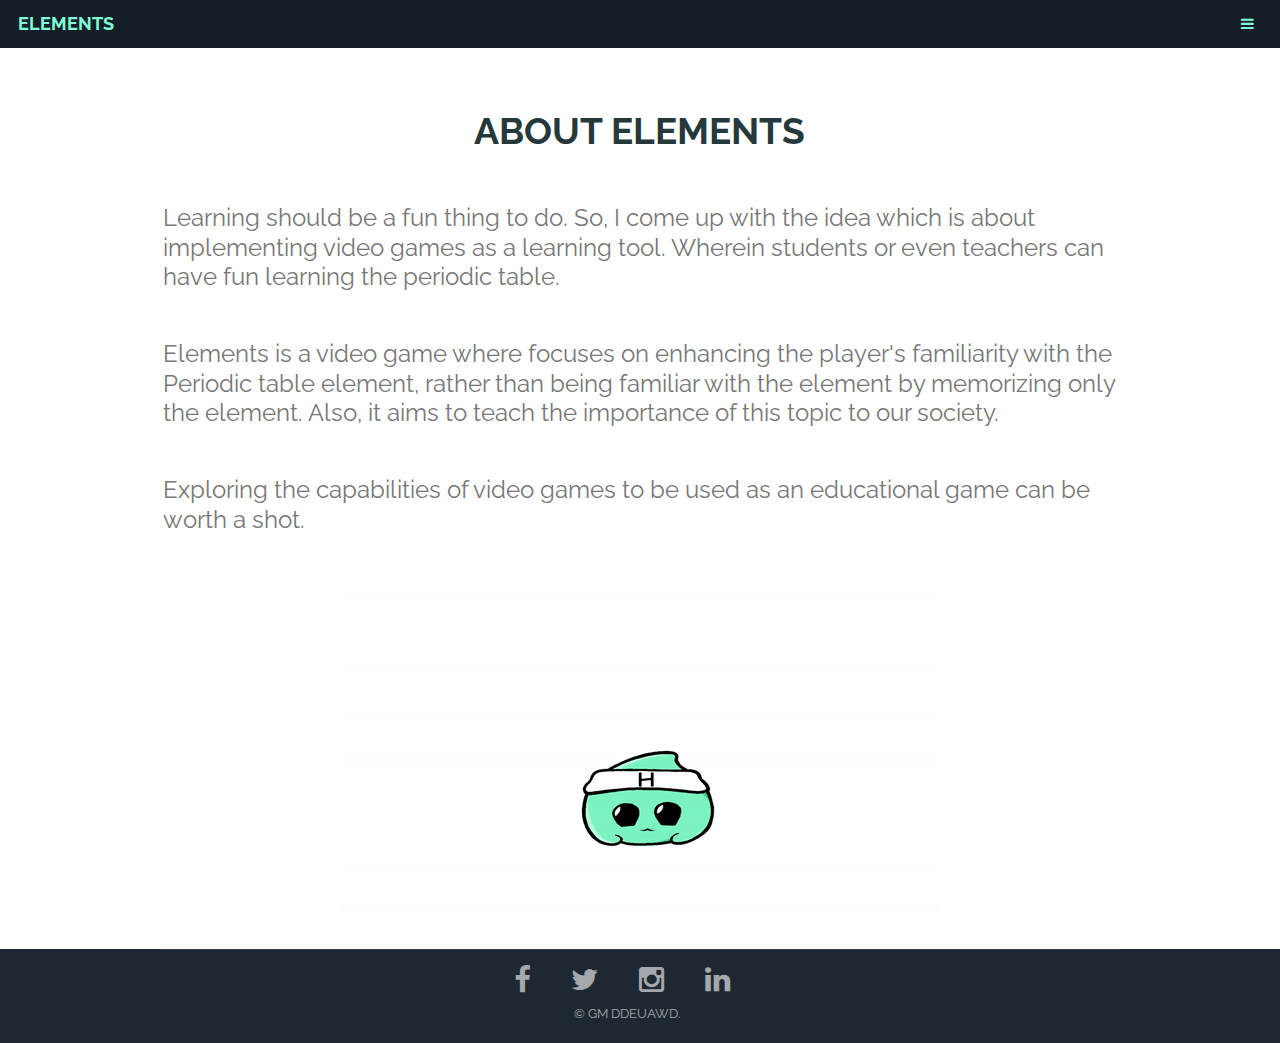
<file: about.html>
<!DOCTYPE HTML>
<html>
	<head>
		<title>About | Elements</title>
		<meta charset="utf-8" />
		<meta name="viewport" content="width=device-width, initial-scale=1" />
		<link rel="stylesheet" href="assets/css/main.css" />

	</head>
	<body>

		<!-- Header -->
			<header id="header">
				<h1><a href="index.html">ELEMENTS</a></h1>
				<a href="#nav"><!-- optional text --></a>
			</header>

		<!-- Nav -->
			<nav id="nav">
				<ul class="links">
					<li><a href="index.html">Home</a></li>
					<li><a href="about.html">About</a></li>
					<li><a href="merch.html">Merch</a></li>
				</ul>
			</nav>

		<!-- Main -->
			<section id="main" class="wrapper">
				<div class="container">

					<!-- Bontoc -->	
					<header class="major special">
						<h2 id="Bontoc">About elements</h2>
					</header>

					
					<p>Learning should be a fun thing to do. So, I come up with the idea which is about implementing video games as a learning tool. Wherein students or even teachers can have fun learning the periodic table.</p>
					<p>Elements is a video game where focuses on enhancing the player's familiarity with the Periodic table element, rather than being familiar with the element by memorizing only the element.
						Also, it aims to teach the importance of this topic to our society.</p>
					<p>Exploring the capabilities of video games to be used as an educational game can be worth a shot.
					</p>
					<h2 id="Siquijor"></h2>
					<img src="images/hydrogen gif.gif" alt="hydrogen" class="center">
					<!-- Siquijor -->

					
				</div>
			</section>

		<!-- Footer -->
			<footer id="footer">
				<div class="inner">
					<ul class="icons">
						<li><a href="https://www.facebook.com/christian.maning.69" class="icon fa-facebook">
							<span class="label">Facebook</span>
						</a></li>
						<li><a href="" class="icon fa-twitter">
							<span class="label">Twitter</span>
						</a></li>
						<li><a href="" class="icon fa-instagram">
							<span class="label">Instagram</span>
						</a></li>
						<li><a href="" class="icon fa-linkedin">
							<span class="label">LinkedIn</span>
						</a></li>
					<ul class="copyright">
						<li>&copy; GM ddeuawd.</li>
					</ul>
					</ul>
				</div>
			</footer>

		<!-- Scripts -->
			<script src="assets/js/jquery.min.js"></script>
			<script src="assets/js/skel.min.js"></script>
			<script src="assets/js/util.js"></script>
			<script src="assets/js/main.js"></script>

	</body>
</html>
</file>
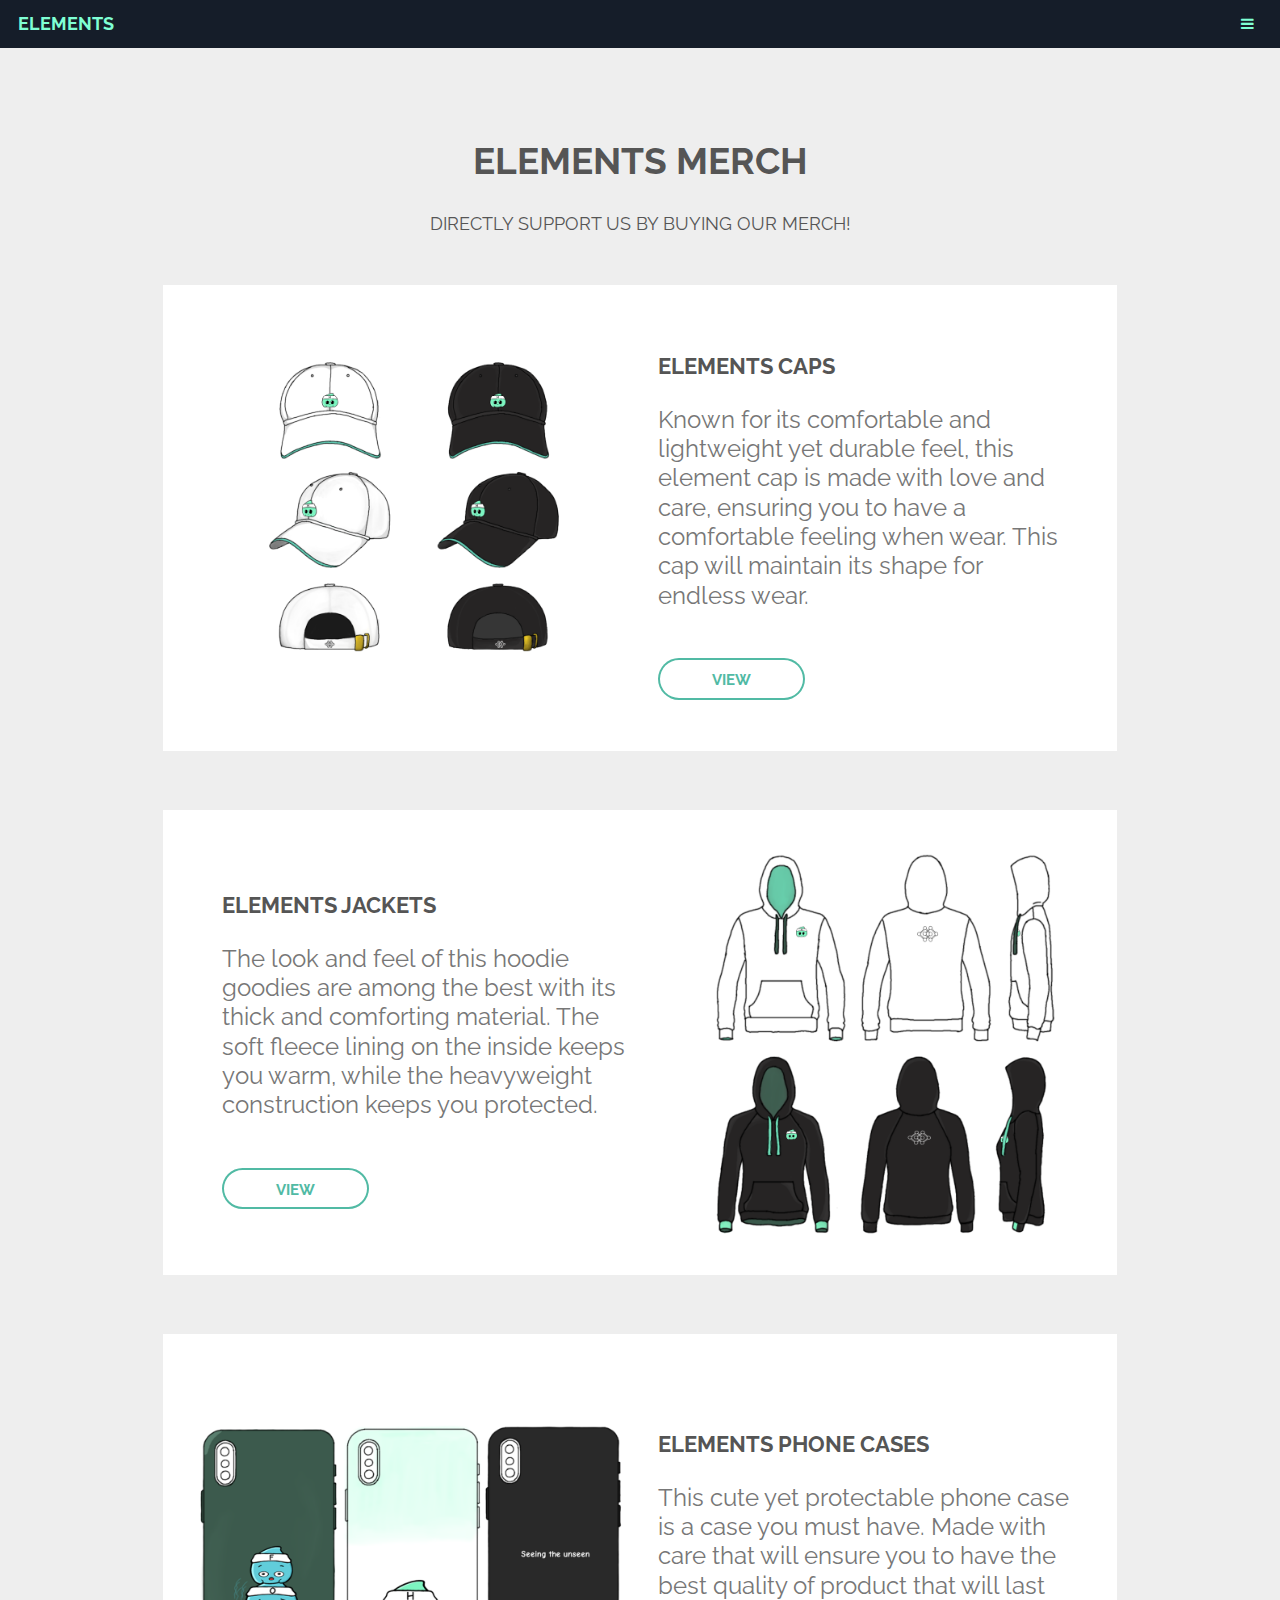
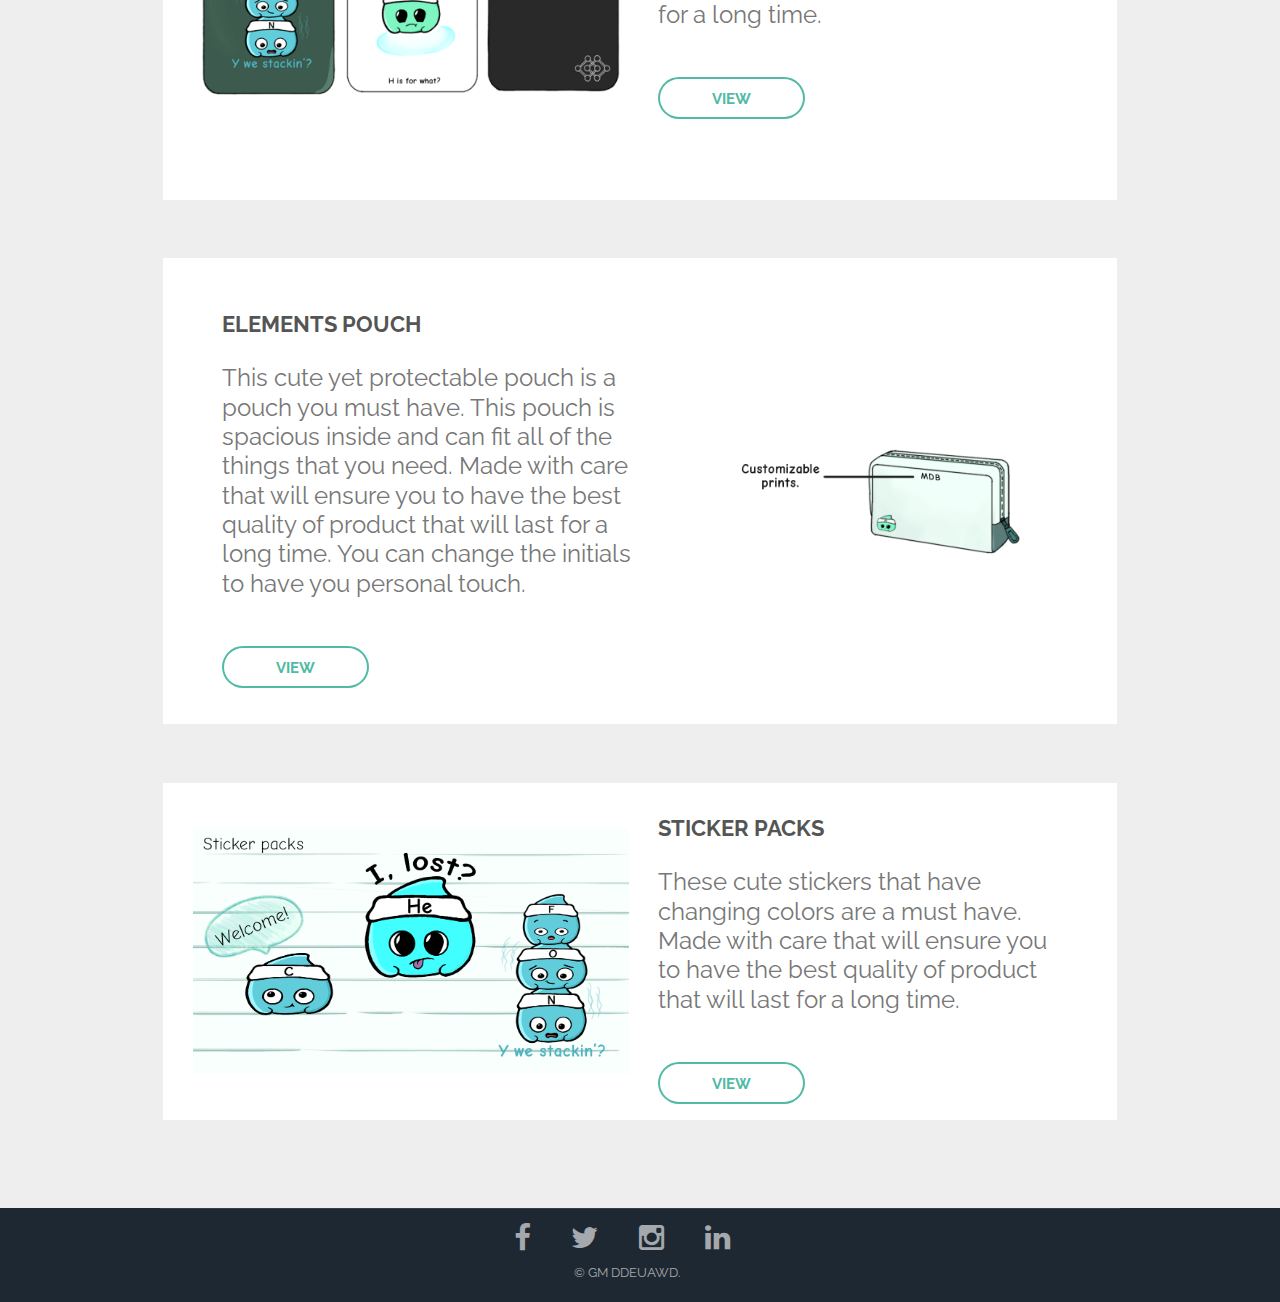
<file: merch.html>
<!DOCTYPE HTML>
<html>
	<head>
		<title>Merch | Elements</title>
		<meta charset="utf-8" />
		<meta name="viewport" content="width=device-width, initial-scale=1" />
		<link rel="stylesheet" href="assets/css/main.css" />

	</head>
	<body>

		<!-- Header -->
			<header id="header">
				<h1><a href="index.html">ELEMENTS</a></h1>
				<a href="#nav"><!-- optional text --></a>
			</header>
			

		<!-- Nav -->
			<nav id="nav">
				<ul class="links">
					<li><a href="index.html">Home</a></li>
					<li><a href="about.html">About</a></li>
					<li><a href="merch.html">Merch</a></li>
				</ul>
			</nav>

		<!-- 1st Section -->
		
		<section id="one" class="wrapper style1">
			<header class="major special">
				<h2 id="Bontoc">Elements Merch</h2>
				<p>Directly support us by buying our merch!</p>
			</header>
			<div class="inner">
				<article class ="feature left">
					<span class="image"><img src="images/cap.png" alt="" /></span>
					<div class="content">
						<h2>Elements Caps</h2>
						<p>Known for its comfortable and lightweight yet durable feel, this element cap is made with love and care, ensuring you to have a comfortable feeling when wear. This cap will maintain its shape for endless wear. </p>
						<ul class="actions">
							<li>
								<a href="spots.html#Bontoc" class="button alt">View</a>
							</li>
						</ul>
					</div>
				</article>
				<article class="feature right">
					<span class="image"><img src="images/jacket.png" alt="" /></span>
					<div class="content">
						<h2>Elements Jackets</h2>
						<p>The look and feel of this hoodie goodies are among the best with its thick and comforting material. The soft fleece lining on the inside keeps you warm, while the heavyweight construction keeps you protected. </p>
						<ul class="actions">
							<li>
								<a href="spots.html#Siquijor" class="button alt">View</a>
							</li>
						</ul>
					</div>
				</article>
				<div class="inner">
					<article class ="feature left">
						<span class="image"><img src="images/phone case.png" alt="" /></span>
						<div class="content">
							<h2>Elements Phone Cases</h2>
							<p>This cute yet protectable phone case is a case you must have. Made with care that will ensure you to have the best quality of product that will last for a long time. </p>
							<ul class="actions">
								<li>
									<a href="spots.html#Bontoc" class="button alt">View</a>
								</li>
							</ul>
						</div>
					</article>
					<article class="feature right">
					<span class="image"><img src="images/pouch.png" alt="" /></span>
					<div class="content">
						<h2>Elements Pouch</h2>
						<p>This cute yet protectable pouch is a pouch you must have. This pouch is spacious inside and can fit all of the things that you need. Made with care that will ensure you to have the best quality of product that will last for a long time. You can change the initials to have you personal touch.</p>
						<ul class="actions">
							<li>
								<a href="spots.html#Siquijor" class="button alt">View</a>
							</li>
						</ul>
					</div>
				</article>
				<article class ="feature left">
					<span class="image"><img src="images/Sticker packs 1.png" alt="" /></span>
					<div class="content">
						<h2>Sticker Packs</h2>
						<p>These cute stickers that have changing colors are a must have. Made with care that will ensure you to have the best quality of product that will last for a long time.</p>
						<ul class="actions">
							<li>
								<a href="spots.html#Bontoc" class="button alt">View</a>
							</li>
						</ul>
					</div>
				</article>
				
			</div>
		</section>
		
		


		<!-- Footer -->
			<footer id="footer">
				<div class="inner">
					<ul class="icons">
						<li><a href="https://www.facebook.com/christian.maning.69" class="icon fa-facebook">
							<span class="label">Facebook</span>
						</a></li>
						<li><a href="" class="icon fa-twitter">
							<span class="label">Twitter</span>
						</a></li>
						<li><a href="" class="icon fa-instagram">
							<span class="label">Instagram</span>
						</a></li>
						<li><a href="" class="icon fa-linkedin">
							<span class="label">LinkedIn</span>
						</a></li>
					<ul class="copyright">
						<li>&copy; GM ddeuawd.</li>
					</ul>
				</div>
			</footer>

		<!-- Scripts -->
			<script src="assets/js/jquery.min.js"></script>
			<script src="assets/js/skel.min.js"></script>
			<script src="assets/js/util.js"></script>
			<script src="assets/js/main.js"></script>

	</body>
</html>
</file>
<file: assets/css/main.css>
@charset "UTF-8";
@import url(font-awesome.min.css);
@import url("https://fonts.googleapis.com/css?family=Raleway:400,500,700");

/* Reset */

	html, body, div, span, applet, object, iframe, h1, h2, h3, h4, h5, h6, p, blockquote, pre, a, abbr, acronym, address, big, cite, code, del, dfn, em, img, ins, kbd, q, s, samp, small, strike, strong, sub, sup, tt, var, b, u, i, center, dl, dt, dd, ol, ul, li, fieldset, form, label, legend, table, caption, tbody, tfoot, thead, tr, th, td, article, aside, canvas, details, embed, figure, figcaption, footer, header, hgroup, menu, nav, output, ruby, section, summary, time, mark, audio, video {
		margin: 0;
		padding: 0;
		border: 0;
		font-size: 100%;
		font: inherit;
		vertical-align: baseline;
	}

	article, aside, details, figcaption, figure, footer, header, hgroup, menu, nav, section {
		display: block;
	}

	body {
		line-height: 1;
	}

	ol, ul {
		list-style: none;
	}

	blockquote, q {
		quotes: none;
	}

	blockquote:before, blockquote:after, q:before, q:after {
		content: '';
		content: none;
	}

	table {
		border-collapse: collapse;
		border-spacing: 0;
	}

	body {
		-webkit-text-size-adjust: none;
	}

/* Box Model */

	*, *:before, *:after {
		-moz-box-sizing: border-box;
		-webkit-box-sizing: border-box;
		box-sizing: border-box;
	}

/* Containers */

	.container {
		margin-left: auto;
		margin-right: auto;
	}

	.container.\31 25\25 {
		width: 100%;
		max-width: 100em;
		min-width: 80em;
	}

	.container.\37 5\25 {
		width: 60em;
	}

	.container.\35 0\25 {
		width: 40em;
	}

	.container.\32 5\25 {
		width: 20em;
	}

	.container {
		width: 80em;
	}

	@media screen and (max-width: 1680px) {

		.container.\31 25\25 {
			width: 100%;
			max-width: 100em;
			min-width: 80em;
		}

		.container.\37 5\25 {
			width: 60em;
		}

		.container.\35 0\25 {
			width: 40em;
		}

		.container.\32 5\25 {
			width: 20em;
		}

		.container {
			width: 80em;
		}

	}

	@media screen and (max-width: 1280px) {

		.container.\31 25\25 {
			width: 100%;
			max-width: 81.25em;
			min-width: 65em;
		}

		.container.\37 5\25 {
			width: 48.75em;
		}

		.container.\35 0\25 {
			width: 32.5em;
		}

		.container.\32 5\25 {
			width: 16.25em;
		}

		.container {
			width: 65em;
		}

	}

	@media screen and (max-width: 980px) {

		.container.\31 25\25 {
			width: 100%;
			max-width: 112.5%;
			min-width: 90%;
		}

		.container.\37 5\25 {
			width: 67.5%;
		}

		.container.\35 0\25 {
			width: 45%;
		}

		.container.\32 5\25 {
			width: 22.5%;
		}

		.container {
			width: 90% !important;
		}

	}

	@media screen and (max-width: 736px) {

		.container.\31 25\25 {
			width: 100%;
			max-width: 112.5%;
			min-width: 90%;
		}

		.container.\37 5\25 {
			width: 67.5%;
		}

		.container.\35 0\25 {
			width: 45%;
		}

		.container.\32 5\25 {
			width: 22.5%;
		}

		.container {
			width: 90% !important;
		}

	}

	@media screen and (max-width: 480px) {

		.container.\31 25\25 {
			width: 100%;
			max-width: 112.5%;
			min-width: 90%;
		}

		.container.\37 5\25 {
			width: 67.5%;
		}

		.container.\35 0\25 {
			width: 45%;
		}

		.container.\32 5\25 {
			width: 22.5%;
		}

		.container {
			width: 90% !important;
		}

	}

/* Grid */

	.row {
		border-bottom: solid 1px transparent;
		-moz-box-sizing: border-box;
		-webkit-box-sizing: border-box;
		box-sizing: border-box;
	}

	.row > * {
		float: left;
		-moz-box-sizing: border-box;
		-webkit-box-sizing: border-box;
		box-sizing: border-box;
	}

	.row:after, .row:before {
		content: '';
		display: block;
		clear: both;
		height: 0;
	}

	.row.uniform > * > :first-child {
		margin-top: 0;
	}

	.row.uniform > * > :last-child {
		margin-bottom: 0;
	}

	.row.\30 \25 > * {
		padding: 0 0 0 0em;
	}

	.row.\30 \25 {
		margin: 0 0 -1px 0em;
	}

	.row.uniform.\30 \25 > * {
		padding: 0em 0 0 0em;
	}

	.row.uniform.\30 \25 {
		margin: 0em 0 -1px 0em;
	}

	.row > * {
		padding: 0 0 0 2em;
	}

	.row {
		margin: 0 0 -1px -2em;
	}

	.row.uniform > * {
		padding: 2em 0 0 2em;
	}

	.row.uniform {
		margin: -2em 0 -1px -2em;
	}

	.row.\32 00\25 > * {
		padding: 0 0 0 4em;
	}

	.row.\32 00\25 {
		margin: 0 0 -1px -4em;
	}

	.row.uniform.\32 00\25 > * {
		padding: 4em 0 0 4em;
	}

	.row.uniform.\32 00\25 {
		margin: -4em 0 -1px -4em;
	}

	.row.\31 50\25 > * {
		padding: 0 0 0 3em;
	}

	.row.\31 50\25 {
		margin: 0 0 -1px -3em;
	}

	.row.uniform.\31 50\25 > * {
		padding: 3em 0 0 3em;
	}

	.row.uniform.\31 50\25 {
		margin: -3em 0 -1px -3em;
	}

	.row.\35 0\25 > * {
		padding: 0 0 0 1em;
	}

	.row.\35 0\25 {
		margin: 0 0 -1px -1em;
	}

	.row.uniform.\35 0\25 > * {
		padding: 1em 0 0 1em;
	}

	.row.uniform.\35 0\25 {
		margin: -1em 0 -1px -1em;
	}

	.row.\32 5\25 > * {
		padding: 0 0 0 0.5em;
	}

	.row.\32 5\25 {
		margin: 0 0 -1px -0.5em;
	}

	.row.uniform.\32 5\25 > * {
		padding: 0.5em 0 0 0.5em;
	}

	.row.uniform.\32 5\25 {
		margin: -0.5em 0 -1px -0.5em;
	}

	.\31 2u, .\31 2u\24 {
		width: 100%;
		clear: none;
		margin-left: 0;
	}

	.\31 1u, .\31 1u\24 {
		width: 91.6666666667%;
		clear: none;
		margin-left: 0;
	}

	.\31 0u, .\31 0u\24 {
		width: 83.3333333333%;
		clear: none;
		margin-left: 0;
	}

	.\39 u, .\39 u\24 {
		width: 75%;
		clear: none;
		margin-left: 0;
	}

	.\38 u, .\38 u\24 {
		width: 66.6666666667%;
		clear: none;
		margin-left: 0;
	}

	.\37 u, .\37 u\24 {
		width: 58.3333333333%;
		clear: none;
		margin-left: 0;
	}

	.\36 u, .\36 u\24 {
		width: 50%;
		clear: none;
		margin-left: 0;
	}

	.\35 u, .\35 u\24 {
		width: 41.6666666667%;
		clear: none;
		margin-left: 0;
	}

	.\34 u, .\34 u\24 {
		width: 33.3333333333%;
		clear: none;
		margin-left: 0;
	}

	.\33 u, .\33 u\24 {
		width: 25%;
		clear: none;
		margin-left: 0;
	}

	.\32 u, .\32 u\24 {
		width: 16.6666666667%;
		clear: none;
		margin-left: 0;
	}

	.\31 u, .\31 u\24 {
		width: 8.3333333333%;
		clear: none;
		margin-left: 0;
	}

	.\31 2u\24 + *,
	.\31 1u\24 + *,
	.\31 0u\24 + *,
	.\39 u\24 + *,
	.\38 u\24 + *,
	.\37 u\24 + *,
	.\36 u\24 + *,
	.\35 u\24 + *,
	.\34 u\24 + *,
	.\33 u\24 + *,
	.\32 u\24 + *,
	.\31 u\24 + * {
		clear: left;
	}

	.\-11u {
		margin-left: 91.66667%;
	}

	.\-10u {
		margin-left: 83.33333%;
	}

	.\-9u {
		margin-left: 75%;
	}

	.\-8u {
		margin-left: 66.66667%;
	}

	.\-7u {
		margin-left: 58.33333%;
	}

	.\-6u {
		margin-left: 50%;
	}

	.\-5u {
		margin-left: 41.66667%;
	}

	.\-4u {
		margin-left: 33.33333%;
	}

	.\-3u {
		margin-left: 25%;
	}

	.\-2u {
		margin-left: 16.66667%;
	}

	.\-1u {
		margin-left: 8.33333%;
	}

	@media screen and (max-width: 1680px) {

		.row > * {
			padding: 0 0 0 2em;
		}

		.row {
			margin: 0 0 -1px -2em;
		}

		.row.uniform > * {
			padding: 2em 0 0 2em;
		}

		.row.uniform {
			margin: -2em 0 -1px -2em;
		}

		.row.\32 00\25 > * {
			padding: 0 0 0 4em;
		}

		.row.\32 00\25 {
			margin: 0 0 -1px -4em;
		}

		.row.uniform.\32 00\25 > * {
			padding: 4em 0 0 4em;
		}

		.row.uniform.\32 00\25 {
			margin: -4em 0 -1px -4em;
		}

		.row.\31 50\25 > * {
			padding: 0 0 0 3em;
		}

		.row.\31 50\25 {
			margin: 0 0 -1px -3em;
		}

		.row.uniform.\31 50\25 > * {
			padding: 3em 0 0 3em;
		}

		.row.uniform.\31 50\25 {
			margin: -3em 0 -1px -3em;
		}

		.row.\35 0\25 > * {
			padding: 0 0 0 1em;
		}

		.row.\35 0\25 {
			margin: 0 0 -1px -1em;
		}

		.row.uniform.\35 0\25 > * {
			padding: 1em 0 0 1em;
		}

		.row.uniform.\35 0\25 {
			margin: -1em 0 -1px -1em;
		}

		.row.\32 5\25 > * {
			padding: 0 0 0 0.5em;
		}

		.row.\32 5\25 {
			margin: 0 0 -1px -0.5em;
		}

		.row.uniform.\32 5\25 > * {
			padding: 0.5em 0 0 0.5em;
		}

		.row.uniform.\32 5\25 {
			margin: -0.5em 0 -1px -0.5em;
		}

		.\31 2u\28xlarge\29, .\31 2u\24\28xlarge\29 {
			width: 100%;
			clear: none;
			margin-left: 0;
		}

		.\31 1u\28xlarge\29, .\31 1u\24\28xlarge\29 {
			width: 91.6666666667%;
			clear: none;
			margin-left: 0;
		}

		.\31 0u\28xlarge\29, .\31 0u\24\28xlarge\29 {
			width: 83.3333333333%;
			clear: none;
			margin-left: 0;
		}

		.\39 u\28xlarge\29, .\39 u\24\28xlarge\29 {
			width: 75%;
			clear: none;
			margin-left: 0;
		}

		.\38 u\28xlarge\29, .\38 u\24\28xlarge\29 {
			width: 66.6666666667%;
			clear: none;
			margin-left: 0;
		}

		.\37 u\28xlarge\29, .\37 u\24\28xlarge\29 {
			width: 58.3333333333%;
			clear: none;
			margin-left: 0;
		}

		.\36 u\28xlarge\29, .\36 u\24\28xlarge\29 {
			width: 50%;
			clear: none;
			margin-left: 0;
		}

		.\35 u\28xlarge\29, .\35 u\24\28xlarge\29 {
			width: 41.6666666667%;
			clear: none;
			margin-left: 0;
		}

		.\34 u\28xlarge\29, .\34 u\24\28xlarge\29 {
			width: 33.3333333333%;
			clear: none;
			margin-left: 0;
		}

		.\33 u\28xlarge\29, .\33 u\24\28xlarge\29 {
			width: 25%;
			clear: none;
			margin-left: 0;
		}

		.\32 u\28xlarge\29, .\32 u\24\28xlarge\29 {
			width: 16.6666666667%;
			clear: none;
			margin-left: 0;
		}

		.\31 u\28xlarge\29, .\31 u\24\28xlarge\29 {
			width: 8.3333333333%;
			clear: none;
			margin-left: 0;
		}

		.\31 2u\24\28xlarge\29 + *,
		.\31 1u\24\28xlarge\29 + *,
		.\31 0u\24\28xlarge\29 + *,
		.\39 u\24\28xlarge\29 + *,
		.\38 u\24\28xlarge\29 + *,
		.\37 u\24\28xlarge\29 + *,
		.\36 u\24\28xlarge\29 + *,
		.\35 u\24\28xlarge\29 + *,
		.\34 u\24\28xlarge\29 + *,
		.\33 u\24\28xlarge\29 + *,
		.\32 u\24\28xlarge\29 + *,
		.\31 u\24\28xlarge\29 + * {
			clear: left;
		}

		.\-11u\28xlarge\29 {
			margin-left: 91.66667%;
		}

		.\-10u\28xlarge\29 {
			margin-left: 83.33333%;
		}

		.\-9u\28xlarge\29 {
			margin-left: 75%;
		}

		.\-8u\28xlarge\29 {
			margin-left: 66.66667%;
		}

		.\-7u\28xlarge\29 {
			margin-left: 58.33333%;
		}

		.\-6u\28xlarge\29 {
			margin-left: 50%;
		}

		.\-5u\28xlarge\29 {
			margin-left: 41.66667%;
		}

		.\-4u\28xlarge\29 {
			margin-left: 33.33333%;
		}

		.\-3u\28xlarge\29 {
			margin-left: 25%;
		}

		.\-2u\28xlarge\29 {
			margin-left: 16.66667%;
		}

		.\-1u\28xlarge\29 {
			margin-left: 8.33333%;
		}

	}

	@media screen and (max-width: 1280px) {

		.row > * {
			padding: 0 0 0 1.5em;
		}

		.row {
			margin: 0 0 -1px -1.5em;
		}

		.row.uniform > * {
			padding: 1.5em 0 0 1.5em;
		}

		.row.uniform {
			margin: -1.5em 0 -1px -1.5em;
		}

		.row.\32 00\25 > * {
			padding: 0 0 0 3em;
		}

		.row.\32 00\25 {
			margin: 0 0 -1px -3em;
		}

		.row.uniform.\32 00\25 > * {
			padding: 3em 0 0 3em;
		}

		.row.uniform.\32 00\25 {
			margin: -3em 0 -1px -3em;
		}

		.row.\31 50\25 > * {
			padding: 0 0 0 2.25em;
		}

		.row.\31 50\25 {
			margin: 0 0 -1px -2.25em;
		}

		.row.uniform.\31 50\25 > * {
			padding: 2.25em 0 0 2.25em;
		}

		.row.uniform.\31 50\25 {
			margin: -2.25em 0 -1px -2.25em;
		}

		.row.\35 0\25 > * {
			padding: 0 0 0 0.75em;
		}

		.row.\35 0\25 {
			margin: 0 0 -1px -0.75em;
		}

		.row.uniform.\35 0\25 > * {
			padding: 0.75em 0 0 0.75em;
		}

		.row.uniform.\35 0\25 {
			margin: -0.75em 0 -1px -0.75em;
		}

		.row.\32 5\25 > * {
			padding: 0 0 0 0.375em;
		}

		.row.\32 5\25 {
			margin: 0 0 -1px -0.375em;
		}

		.row.uniform.\32 5\25 > * {
			padding: 0.375em 0 0 0.375em;
		}

		.row.uniform.\32 5\25 {
			margin: -0.375em 0 -1px -0.375em;
		}

		.\31 2u\28large\29, .\31 2u\24\28large\29 {
			width: 100%;
			clear: none;
			margin-left: 0;
		}

		.\31 1u\28large\29, .\31 1u\24\28large\29 {
			width: 91.6666666667%;
			clear: none;
			margin-left: 0;
		}

		.\31 0u\28large\29, .\31 0u\24\28large\29 {
			width: 83.3333333333%;
			clear: none;
			margin-left: 0;
		}

		.\39 u\28large\29, .\39 u\24\28large\29 {
			width: 75%;
			clear: none;
			margin-left: 0;
		}

		.\38 u\28large\29, .\38 u\24\28large\29 {
			width: 66.6666666667%;
			clear: none;
			margin-left: 0;
		}

		.\37 u\28large\29, .\37 u\24\28large\29 {
			width: 58.3333333333%;
			clear: none;
			margin-left: 0;
		}

		.\36 u\28large\29, .\36 u\24\28large\29 {
			width: 50%;
			clear: none;
			margin-left: 0;
		}

		.\35 u\28large\29, .\35 u\24\28large\29 {
			width: 41.6666666667%;
			clear: none;
			margin-left: 0;
		}

		.\34 u\28large\29, .\34 u\24\28large\29 {
			width: 33.3333333333%;
			clear: none;
			margin-left: 0;
		}

		.\33 u\28large\29, .\33 u\24\28large\29 {
			width: 25%;
			clear: none;
			margin-left: 0;
		}

		.\32 u\28large\29, .\32 u\24\28large\29 {
			width: 16.6666666667%;
			clear: none;
			margin-left: 0;
		}

		.\31 u\28large\29, .\31 u\24\28large\29 {
			width: 8.3333333333%;
			clear: none;
			margin-left: 0;
		}

		.\31 2u\24\28large\29 + *,
		.\31 1u\24\28large\29 + *,
		.\31 0u\24\28large\29 + *,
		.\39 u\24\28large\29 + *,
		.\38 u\24\28large\29 + *,
		.\37 u\24\28large\29 + *,
		.\36 u\24\28large\29 + *,
		.\35 u\24\28large\29 + *,
		.\34 u\24\28large\29 + *,
		.\33 u\24\28large\29 + *,
		.\32 u\24\28large\29 + *,
		.\31 u\24\28large\29 + * {
			clear: left;
		}

		.\-11u\28large\29 {
			margin-left: 91.66667%;
		}

		.\-10u\28large\29 {
			margin-left: 83.33333%;
		}

		.\-9u\28large\29 {
			margin-left: 75%;
		}

		.\-8u\28large\29 {
			margin-left: 66.66667%;
		}

		.\-7u\28large\29 {
			margin-left: 58.33333%;
		}

		.\-6u\28large\29 {
			margin-left: 50%;
		}

		.\-5u\28large\29 {
			margin-left: 41.66667%;
		}

		.\-4u\28large\29 {
			margin-left: 33.33333%;
		}

		.\-3u\28large\29 {
			margin-left: 25%;
		}

		.\-2u\28large\29 {
			margin-left: 16.66667%;
		}

		.\-1u\28large\29 {
			margin-left: 8.33333%;
		}

	}

	@media screen and (max-width: 980px) {

		.row > * {
			padding: 0 0 0 1.5em;
		}

		.row {
			margin: 0 0 -1px -1.5em;
		}

		.row.uniform > * {
			padding: 1.5em 0 0 1.5em;
		}

		.row.uniform {
			margin: -1.5em 0 -1px -1.5em;
		}

		.row.\32 00\25 > * {
			padding: 0 0 0 3em;
		}

		.row.\32 00\25 {
			margin: 0 0 -1px -3em;
		}

		.row.uniform.\32 00\25 > * {
			padding: 3em 0 0 3em;
		}

		.row.uniform.\32 00\25 {
			margin: -3em 0 -1px -3em;
		}

		.row.\31 50\25 > * {
			padding: 0 0 0 2.25em;
		}

		.row.\31 50\25 {
			margin: 0 0 -1px -2.25em;
		}

		.row.uniform.\31 50\25 > * {
			padding: 2.25em 0 0 2.25em;
		}

		.row.uniform.\31 50\25 {
			margin: -2.25em 0 -1px -2.25em;
		}

		.row.\35 0\25 > * {
			padding: 0 0 0 0.75em;
		}

		.row.\35 0\25 {
			margin: 0 0 -1px -0.75em;
		}

		.row.uniform.\35 0\25 > * {
			padding: 0.75em 0 0 0.75em;
		}

		.row.uniform.\35 0\25 {
			margin: -0.75em 0 -1px -0.75em;
		}

		.row.\32 5\25 > * {
			padding: 0 0 0 0.375em;
		}

		.row.\32 5\25 {
			margin: 0 0 -1px -0.375em;
		}

		.row.uniform.\32 5\25 > * {
			padding: 0.375em 0 0 0.375em;
		}

		.row.uniform.\32 5\25 {
			margin: -0.375em 0 -1px -0.375em;
		}

		.\31 2u\28medium\29, .\31 2u\24\28medium\29 {
			width: 100%;
			clear: none;
			margin-left: 0;
		}

		.\31 1u\28medium\29, .\31 1u\24\28medium\29 {
			width: 91.6666666667%;
			clear: none;
			margin-left: 0;
		}

		.\31 0u\28medium\29, .\31 0u\24\28medium\29 {
			width: 83.3333333333%;
			clear: none;
			margin-left: 0;
		}

		.\39 u\28medium\29, .\39 u\24\28medium\29 {
			width: 75%;
			clear: none;
			margin-left: 0;
		}

		.\38 u\28medium\29, .\38 u\24\28medium\29 {
			width: 66.6666666667%;
			clear: none;
			margin-left: 0;
		}

		.\37 u\28medium\29, .\37 u\24\28medium\29 {
			width: 58.3333333333%;
			clear: none;
			margin-left: 0;
		}

		.\36 u\28medium\29, .\36 u\24\28medium\29 {
			width: 50%;
			clear: none;
			margin-left: 0;
		}

		.\35 u\28medium\29, .\35 u\24\28medium\29 {
			width: 41.6666666667%;
			clear: none;
			margin-left: 0;
		}

		.\34 u\28medium\29, .\34 u\24\28medium\29 {
			width: 33.3333333333%;
			clear: none;
			margin-left: 0;
		}

		.\33 u\28medium\29, .\33 u\24\28medium\29 {
			width: 25%;
			clear: none;
			margin-left: 0;
		}

		.\32 u\28medium\29, .\32 u\24\28medium\29 {
			width: 16.6666666667%;
			clear: none;
			margin-left: 0;
		}

		.\31 u\28medium\29, .\31 u\24\28medium\29 {
			width: 8.3333333333%;
			clear: none;
			margin-left: 0;
		}

		.\31 2u\24\28medium\29 + *,
		.\31 1u\24\28medium\29 + *,
		.\31 0u\24\28medium\29 + *,
		.\39 u\24\28medium\29 + *,
		.\38 u\24\28medium\29 + *,
		.\37 u\24\28medium\29 + *,
		.\36 u\24\28medium\29 + *,
		.\35 u\24\28medium\29 + *,
		.\34 u\24\28medium\29 + *,
		.\33 u\24\28medium\29 + *,
		.\32 u\24\28medium\29 + *,
		.\31 u\24\28medium\29 + * {
			clear: left;
		}

		.\-11u\28medium\29 {
			margin-left: 91.66667%;
		}

		.\-10u\28medium\29 {
			margin-left: 83.33333%;
		}

		.\-9u\28medium\29 {
			margin-left: 75%;
		}

		.\-8u\28medium\29 {
			margin-left: 66.66667%;
		}

		.\-7u\28medium\29 {
			margin-left: 58.33333%;
		}

		.\-6u\28medium\29 {
			margin-left: 50%;
		}

		.\-5u\28medium\29 {
			margin-left: 41.66667%;
		}

		.\-4u\28medium\29 {
			margin-left: 33.33333%;
		}

		.\-3u\28medium\29 {
			margin-left: 25%;
		}

		.\-2u\28medium\29 {
			margin-left: 16.66667%;
		}

		.\-1u\28medium\29 {
			margin-left: 8.33333%;
		}

	}

	@media screen and (max-width: 736px) {

		.row > * {
			padding: 0 0 0 1.25em;
		}

		.row {
			margin: 0 0 -1px -1.25em;
		}

		.row.uniform > * {
			padding: 1.25em 0 0 1.25em;
		}

		.row.uniform {
			margin: -1.25em 0 -1px -1.25em;
		}

		.row.\32 00\25 > * {
			padding: 0 0 0 2.5em;
		}

		.row.\32 00\25 {
			margin: 0 0 -1px -2.5em;
		}

		.row.uniform.\32 00\25 > * {
			padding: 2.5em 0 0 2.5em;
		}

		.row.uniform.\32 00\25 {
			margin: -2.5em 0 -1px -2.5em;
		}

		.row.\31 50\25 > * {
			padding: 0 0 0 1.875em;
		}

		.row.\31 50\25 {
			margin: 0 0 -1px -1.875em;
		}

		.row.uniform.\31 50\25 > * {
			padding: 1.875em 0 0 1.875em;
		}

		.row.uniform.\31 50\25 {
			margin: -1.875em 0 -1px -1.875em;
		}

		.row.\35 0\25 > * {
			padding: 0 0 0 0.625em;
		}

		.row.\35 0\25 {
			margin: 0 0 -1px -0.625em;
		}

		.row.uniform.\35 0\25 > * {
			padding: 0.625em 0 0 0.625em;
		}

		.row.uniform.\35 0\25 {
			margin: -0.625em 0 -1px -0.625em;
		}

		.row.\32 5\25 > * {
			padding: 0 0 0 0.3125em;
		}

		.row.\32 5\25 {
			margin: 0 0 -1px -0.3125em;
		}

		.row.uniform.\32 5\25 > * {
			padding: 0.3125em 0 0 0.3125em;
		}

		.row.uniform.\32 5\25 {
			margin: -0.3125em 0 -1px -0.3125em;
		}

		.\31 2u\28small\29, .\31 2u\24\28small\29 {
			width: 100%;
			clear: none;
			margin-left: 0;
		}

		.\31 1u\28small\29, .\31 1u\24\28small\29 {
			width: 91.6666666667%;
			clear: none;
			margin-left: 0;
		}

		.\31 0u\28small\29, .\31 0u\24\28small\29 {
			width: 83.3333333333%;
			clear: none;
			margin-left: 0;
		}

		.\39 u\28small\29, .\39 u\24\28small\29 {
			width: 75%;
			clear: none;
			margin-left: 0;
		}

		.\38 u\28small\29, .\38 u\24\28small\29 {
			width: 66.6666666667%;
			clear: none;
			margin-left: 0;
		}

		.\37 u\28small\29, .\37 u\24\28small\29 {
			width: 58.3333333333%;
			clear: none;
			margin-left: 0;
		}

		.\36 u\28small\29, .\36 u\24\28small\29 {
			width: 50%;
			clear: none;
			margin-left: 0;
		}

		.\35 u\28small\29, .\35 u\24\28small\29 {
			width: 41.6666666667%;
			clear: none;
			margin-left: 0;
		}

		.\34 u\28small\29, .\34 u\24\28small\29 {
			width: 33.3333333333%;
			clear: none;
			margin-left: 0;
		}

		.\33 u\28small\29, .\33 u\24\28small\29 {
			width: 25%;
			clear: none;
			margin-left: 0;
		}

		.\32 u\28small\29, .\32 u\24\28small\29 {
			width: 16.6666666667%;
			clear: none;
			margin-left: 0;
		}

		.\31 u\28small\29, .\31 u\24\28small\29 {
			width: 8.3333333333%;
			clear: none;
			margin-left: 0;
		}

		.\31 2u\24\28small\29 + *,
		.\31 1u\24\28small\29 + *,
		.\31 0u\24\28small\29 + *,
		.\39 u\24\28small\29 + *,
		.\38 u\24\28small\29 + *,
		.\37 u\24\28small\29 + *,
		.\36 u\24\28small\29 + *,
		.\35 u\24\28small\29 + *,
		.\34 u\24\28small\29 + *,
		.\33 u\24\28small\29 + *,
		.\32 u\24\28small\29 + *,
		.\31 u\24\28small\29 + * {
			clear: left;
		}

		.\-11u\28small\29 {
			margin-left: 91.66667%;
		}

		.\-10u\28small\29 {
			margin-left: 83.33333%;
		}

		.\-9u\28small\29 {
			margin-left: 75%;
		}

		.\-8u\28small\29 {
			margin-left: 66.66667%;
		}

		.\-7u\28small\29 {
			margin-left: 58.33333%;
		}

		.\-6u\28small\29 {
			margin-left: 50%;
		}

		.\-5u\28small\29 {
			margin-left: 41.66667%;
		}

		.\-4u\28small\29 {
			margin-left: 33.33333%;
		}

		.\-3u\28small\29 {
			margin-left: 25%;
		}

		.\-2u\28small\29 {
			margin-left: 16.66667%;
		}

		.\-1u\28small\29 {
			margin-left: 8.33333%;
		}

	}

	@media screen and (max-width: 480px) {

		.row > * {
			padding: 0 0 0 1.25em;
		}

		.row {
			margin: 0 0 -1px -1.25em;
		}

		.row.uniform > * {
			padding: 1.25em 0 0 1.25em;
		}

		.row.uniform {
			margin: -1.25em 0 -1px -1.25em;
		}

		.row.\32 00\25 > * {
			padding: 0 0 0 2.5em;
		}

		.row.\32 00\25 {
			margin: 0 0 -1px -2.5em;
		}

		.row.uniform.\32 00\25 > * {
			padding: 2.5em 0 0 2.5em;
		}

		.row.uniform.\32 00\25 {
			margin: -2.5em 0 -1px -2.5em;
		}

		.row.\31 50\25 > * {
			padding: 0 0 0 1.875em;
		}

		.row.\31 50\25 {
			margin: 0 0 -1px -1.875em;
		}

		.row.uniform.\31 50\25 > * {
			padding: 1.875em 0 0 1.875em;
		}

		.row.uniform.\31 50\25 {
			margin: -1.875em 0 -1px -1.875em;
		}

		.row.\35 0\25 > * {
			padding: 0 0 0 0.625em;
		}

		.row.\35 0\25 {
			margin: 0 0 -1px -0.625em;
		}

		.row.uniform.\35 0\25 > * {
			padding: 0.625em 0 0 0.625em;
		}

		.row.uniform.\35 0\25 {
			margin: -0.625em 0 -1px -0.625em;
		}

		.row.\32 5\25 > * {
			padding: 0 0 0 0.3125em;
		}

		.row.\32 5\25 {
			margin: 0 0 -1px -0.3125em;
		}

		.row.uniform.\32 5\25 > * {
			padding: 0.3125em 0 0 0.3125em;
		}

		.row.uniform.\32 5\25 {
			margin: -0.3125em 0 -1px -0.3125em;
		}

		.\31 2u\28xsmall\29, .\31 2u\24\28xsmall\29 {
			width: 100%;
			clear: none;
			margin-left: 0;
		}

		.\31 1u\28xsmall\29, .\31 1u\24\28xsmall\29 {
			width: 91.6666666667%;
			clear: none;
			margin-left: 0;
		}

		.\31 0u\28xsmall\29, .\31 0u\24\28xsmall\29 {
			width: 83.3333333333%;
			clear: none;
			margin-left: 0;
		}

		.\39 u\28xsmall\29, .\39 u\24\28xsmall\29 {
			width: 75%;
			clear: none;
			margin-left: 0;
		}

		.\38 u\28xsmall\29, .\38 u\24\28xsmall\29 {
			width: 66.6666666667%;
			clear: none;
			margin-left: 0;
		}

		.\37 u\28xsmall\29, .\37 u\24\28xsmall\29 {
			width: 58.3333333333%;
			clear: none;
			margin-left: 0;
		}

		.\36 u\28xsmall\29, .\36 u\24\28xsmall\29 {
			width: 50%;
			clear: none;
			margin-left: 0;
		}

		.\35 u\28xsmall\29, .\35 u\24\28xsmall\29 {
			width: 41.6666666667%;
			clear: none;
			margin-left: 0;
		}

		.\34 u\28xsmall\29, .\34 u\24\28xsmall\29 {
			width: 33.3333333333%;
			clear: none;
			margin-left: 0;
		}

		.\33 u\28xsmall\29, .\33 u\24\28xsmall\29 {
			width: 25%;
			clear: none;
			margin-left: 0;
		}

		.\32 u\28xsmall\29, .\32 u\24\28xsmall\29 {
			width: 16.6666666667%;
			clear: none;
			margin-left: 0;
		}

		.\31 u\28xsmall\29, .\31 u\24\28xsmall\29 {
			width: 8.3333333333%;
			clear: none;
			margin-left: 0;
		}

		.\31 2u\24\28xsmall\29 + *,
		.\31 1u\24\28xsmall\29 + *,
		.\31 0u\24\28xsmall\29 + *,
		.\39 u\24\28xsmall\29 + *,
		.\38 u\24\28xsmall\29 + *,
		.\37 u\24\28xsmall\29 + *,
		.\36 u\24\28xsmall\29 + *,
		.\35 u\24\28xsmall\29 + *,
		.\34 u\24\28xsmall\29 + *,
		.\33 u\24\28xsmall\29 + *,
		.\32 u\24\28xsmall\29 + *,
		.\31 u\24\28xsmall\29 + * {
			clear: left;
		}

		.\-11u\28xsmall\29 {
			margin-left: 91.66667%;
		}

		.\-10u\28xsmall\29 {
			margin-left: 83.33333%;
		}

		.\-9u\28xsmall\29 {
			margin-left: 75%;
		}

		.\-8u\28xsmall\29 {
			margin-left: 66.66667%;
		}

		.\-7u\28xsmall\29 {
			margin-left: 58.33333%;
		}

		.\-6u\28xsmall\29 {
			margin-left: 50%;
		}

		.\-5u\28xsmall\29 {
			margin-left: 41.66667%;
		}

		.\-4u\28xsmall\29 {
			margin-left: 33.33333%;
		}

		.\-3u\28xsmall\29 {
			margin-left: 25%;
		}

		.\-2u\28xsmall\29 {
			margin-left: 16.66667%;
		}

		.\-1u\28xsmall\29 {
			margin-left: 8.33333%;
		}

	}

/* Basic */

	@-ms-viewport {
		width: device-width;
	}

	body {
		-ms-overflow-style: scrollbar;
	}

	@media screen and (max-width: 480px) {

		html, body {
			min-width: 320px;
		}

	}

	body {
		background: #fff;
	}

		body.is-loading *, body.is-loading *:before, body.is-loading *:after {
			-moz-animation: none !important;
			-webkit-animation: none !important;
			-ms-animation: none !important;
			animation: none !important;
			-moz-transition: none !important;
			-webkit-transition: none !important;
			-ms-transition: none !important;
			transition: none !important;
		}

/* Type */

	body {
		background-color: #fff;
		color: #777;
		
	}

	body, input, select, textarea {
		font-family: "Raleway", Helvetica, sans-serif;
		font-size: 13pt;
		font-weight: 400;
		line-height: 2em;
	}

		@media screen and (max-width: 1680px) {

			body, input, select, textarea {
				font-size: 11pt;
			}

		}

		@media screen and (max-width: 1280px) {

			body, input, select, textarea {
				font-size: 11pt;
			}

		}

		@media screen and (max-width: 980px) {

			body, input, select, textarea {
				font-size: 12pt;
			}

		}

		@media screen and (max-width: 736px) {

			body, input, select, textarea {
				font-size: 12pt;
			}

		}

		@media screen and (max-width: 480px) {

			body, input, select, textarea {
				font-size: 12pt;
			}

		}

	a {
		text-decoration: underline;
	}

		a:hover {
			text-decoration: none;
		}

	strong, b {
		font-weight: 700;
	}

	em, i {
		font-style: italic;
	}

	p {
		margin: 0 0 2em 0;
		/* text-indent: 50px; */
		/* text-align: justify; */
		font-size: x-large;
	}
	

	h1, h2, h3, h4, h5, h6 {
		font-weight: 700;
		line-height: 1em;
		margin: 0 0 1em 0;
		text-transform: uppercase;
	}

		h1 a, h2 a, h3 a, h4 a, h5 a, h6 a {
			text-decoration: none;
		}

	h2 {
		font-size: 1.5em;
		line-height: 1.5em;
	}

	h3 {
		font-size: 1.3em;
		line-height: 1.5em;
	}

	h4 {
		font-size: 1.1em;
		line-height: 1.5em;
	}

	h5 {
		font-size: 0.9em;
		line-height: 1.5em;
	}

	h6 {
		font-size: 0.7em;
		line-height: 1.5em;
	}

	sub {
		font-size: 0.8em;
		position: relative;
		top: 0.5em;
	}

	sup {
		font-size: 0.8em;
		position: relative;
		top: -0.5em;
	}

	blockquote {
		border-left-style: solid;
		border-left-width: 4px;
		font-style: italic;
		margin: 0 0 2em 0;
		padding: 0.5em 0 0.5em 2em;
	}

	code {
		border-radius: 4px;
		border-style: solid;
		border-width: 1px;
		font-family: "Courier New", monospace;
		font-size: 0.9em;
		margin: 0 0.25em;
		padding: 0.25em 0.65em;
	}

	pre {
		-webkit-overflow-scrolling: touch;
		font-family: "Courier New", monospace;
		font-size: 0.9em;
		margin: 0 0 2em 0;
	}

		pre code {
			display: block;
			line-height: 1.75em;
			padding: 1em 1.5em;
			overflow-x: auto;
		}

	hr {
		border: 0;
		border-bottom-style: solid;
		border-bottom-width: 1px;
		margin: 2em 0;
	}

		hr.major {
			margin: 3em 0;
		}

		.container.p {
			text-indent: 50px;
		}

	.align-left {
		text-align: left;
	}

	.align-center {
		text-align: center;
	}

	.align-right {
		text-align: right;
	}

	input, select, textarea {
		color: #25383B;
	}

	a {
		color: #51BAA4;
	}

	strong, b {
		color: #25383B;
	}

	h1, h2, h3, h4, h5, h6 {
		color: #25383B;
	}

	blockquote {
		border-left-color: rgba(144, 144, 144, 0.25);
	}

	code {
		background: rgba(144, 144, 144, 0.075);
		border-color: rgba(144, 144, 144, 0.25);
	}

	hr {
		border-bottom-color: rgba(144, 144, 144, 0.25);
	}

/* Section/Article */

	section.special, article.special, header.special {
		text-align: center;
	}

	header p {
		margin: 0 0 1.5em 0;
		position: relative;
		text-transform: uppercase;
	}

	header h2 + p {
		font-size: 1.25em;
		margin-top: -1em;
		line-height: 1.85em;
	}

	header h3 + p {
		font-size: 1.1em;
		margin-top: -0.8em;
		line-height: 1.5em;
	}

	header h4 + p,
	header h5 + p,
	header h6 + p {
		font-size: 0.9em;
		margin-top: -0.6em;
		line-height: 1.5em;
	}

	header.major {
		margin-bottom: 3em;
	}

		header.major h2 {
			font-size: 2.5em;
			text-align: center;
		
			
		}

	header.narrow {
		max-width: 60%;
		margin-left: auto;
		margin-right: auto;
	}

	@media screen and (max-width: 1280px) {

		header.narrow {
			max-width: 75%;
		}

	}

	@media screen and (max-width: 980px) {

		header.narrow {
			max-width: 100%;
		}

		header.major {
			margin-bottom: 2em;
		}

			header.major h2 {
				font-size: 2em;
			}

	}

	@media screen and (max-width: 736px) {

		header.major h2 {
			font-size: 1.5em;
		}

		header.major p {
			font-size: 1em;
		}

	}

	header p {
		color: #25383B;
	}

/* Form */

	form {
		margin: 0 0 2em 0;
	}

		form ul.actions {
			margin-top: 4em;
		}

		@media screen and (max-width: 736px) {

			form ul.actions {
				margin-top: 2em;
			}

		}

	label {
		display: block;
		font-size: 0.9em;
		font-weight: 700;
		margin: 0 0 1em 0;
	}

	input[type="text"],
	input[type="password"],
	input[type="email"],
	select,
	textarea {
		-moz-appearance: none;
		-webkit-appearance: none;
		-ms-appearance: none;
		appearance: none;
		border-radius: 4px;
		border-style: solid;
		border-width: 1px;
		display: block;
		outline: 0;
		padding: 0 1em;
		text-decoration: none;
		width: 100%;
	}

		input[type="text"]:invalid,
		input[type="password"]:invalid,
		input[type="email"]:invalid,
		select:invalid,
		textarea:invalid {
			box-shadow: none;
		}

	.select-wrapper {
		text-decoration: none;
		display: block;
		position: relative;
	}

		.select-wrapper:before {
			content: "";
			-moz-osx-font-smoothing: grayscale;
			-webkit-font-smoothing: antialiased;
			font-family: FontAwesome;
			font-style: normal;
			font-weight: normal;
			text-transform: none !important;
		}

		.select-wrapper:before {
			display: block;
			height: 3.5em;
			line-height: 3.5em;
			pointer-events: none;
			position: absolute;
			right: 0;
			text-align: center;
			top: 0;
			width: 3.5em;
		}

		.select-wrapper select::-ms-expand {
			display: none;
		}

	input[type="text"],
	input[type="password"],
	input[type="email"],
	select {
		height: 3.5em;
	}

	textarea {
		padding: 0.75em 1em;
	}

	input[type="checkbox"],
	input[type="radio"] {
		-moz-appearance: none;
		-webkit-appearance: none;
		-ms-appearance: none;
		appearance: none;
		display: block;
		float: left;
		margin-right: -2em;
		opacity: 0;
		width: 1em;
		z-index: -1;
	}

		input[type="checkbox"] + label,
		input[type="radio"] + label {
			text-decoration: none;
			cursor: pointer;
			display: inline-block;
			font-size: 1em;
			font-weight: 400;
			padding-left: 2.85em;
			padding-right: 0.75em;
			position: relative;
		}

			input[type="checkbox"] + label:before,
			input[type="radio"] + label:before {
				-moz-osx-font-smoothing: grayscale;
				-webkit-font-smoothing: antialiased;
				font-family: FontAwesome;
				font-style: normal;
				font-weight: normal;
				text-transform: none !important;
			}

			input[type="checkbox"] + label:before,
			input[type="radio"] + label:before {
				border-radius: 4px;
				border-style: solid;
				border-width: 1px;
				content: '';
				display: inline-block;
				height: 2.1em;
				left: 0;
				line-height: 2.0125em;
				position: absolute;
				text-align: center;
				top: 0;
				width: 2.1em;
			}

		input[type="checkbox"]:checked + label:before,
		input[type="radio"]:checked + label:before {
			content: '\f00c';
		}

	input[type="checkbox"] + label:before {
		border-radius: 4px;
	}

	input[type="radio"] + label:before {
		border-radius: 100%;
	}

	::-webkit-input-placeholder {
		opacity: 1.0;
	}

	:-moz-placeholder {
		opacity: 1.0;
	}

	::-moz-placeholder {
		opacity: 1.0;
	}

	:-ms-input-placeholder {
		opacity: 1.0;
	}

	.formerize-placeholder {
		opacity: 1.0;
	}

	label {
		color: #25383B;
	}

	input[type="text"],
	input[type="password"],
	input[type="email"],
	select,
	textarea {
		background-color: rgba(144, 144, 144, 0.075);
		border-color: rgba(144, 144, 144, 0.25);
		color: inherit;
	}

		input[type="text"]:focus,
		input[type="password"]:focus,
		input[type="email"]:focus,
		select:focus,
		textarea:focus {
			border-color: #51BAA4;
			box-shadow: 0 0 0 1px #51BAA4;
		}

	.select-wrapper:before {
		color: rgba(144, 144, 144, 0.25);
	}

	input[type="checkbox"] + label,
	input[type="radio"] + label {
		color: #777;
	}

		input[type="checkbox"] + label:before,
		input[type="radio"] + label:before {
			background-color: rgba(144, 144, 144, 0.075);
			border-color: rgba(144, 144, 144, 0.25);
		}

	input[type="checkbox"]:checked + label:before,
	input[type="radio"]:checked + label:before {
		background-color: rgba(144, 144, 144, 0.075);
		border-color: #51BAA4;
		color: #25383B;
	}

	input[type="checkbox"]:focus + label:before,
	input[type="radio"]:focus + label:before {
		border-color: #51BAA4;
		box-shadow: 0 0 0 1px #51BAA4;
	}

	::-webkit-input-placeholder {
		color: #999 !important;
	}

	:-moz-placeholder {
		color: #999 !important;
	}

	::-moz-placeholder {
		color: #999 !important;
	}

	:-ms-input-placeholder {
		color: #999 !important;
	}

	.formerize-placeholder {
		color: #999 !important;
	}

	form.alt input[type="text"],
	form.alt input[type="password"],
	form.alt input[type="email"],
	form.alt select,
	form.alt textarea {
		background-color: transparent;
	}

/* Box */

	.box {
		border-radius: 4px;
		border-style: solid;
		border-width: 1px;
		margin-bottom: 2em;
		padding: 1.5em;
	}

		.box > :last-child,
		.box > :last-child > :last-child,
		.box > :last-child > :last-child > :last-child {
			margin-bottom: 0;
		}

		.box.alt {
			border: 0;
			border-radius: 0;
			padding: 0;
		}

	.box {
		border-color: rgba(144, 144, 144, 0.25);
	}

/* Icon */

	.icon {
		text-decoration: none;
		border-bottom: none;
		position: relative;
	}

		.icon:before {
			-moz-osx-font-smoothing: grayscale;
			-webkit-font-smoothing: antialiased;
			font-family: FontAwesome;
			font-style: normal;
			font-weight: normal;
			text-transform: none !important;
		}

		.icon > .label {
			display: none;
		}

/* Image */

	.image {
		border-radius: 0;
		border: 0;
		display: inline-block;
		position: relative;
	}

		.image img {
			border-radius: 0;
			display: block;
		}

		.image.left, .image.right {
			max-width: 40%;
		}

			.image.left img, .image.right img {
				width: 100%;
			}

		.image.left {
			float: left;
			padding: 0 1.5em 1em 0;
			top: 0.25em;
		}

		.image.right {
			float: right;
			padding: 0 0 1em 1.5em;
			top: 0.25em;
		}

		.image.fit {
			display: block;
			margin: 0 0 2em 0;
			width: 100%;
		}

			.image.fit img {
				width: 100%;
			}

		.image.main {
			display: block;
			margin: 0 0 3em 0;
			width: 100%;
		}

			.image.main img {
				width: 100%;
			}

/* List */

	ol {
		list-style: decimal;
		margin: 0 0 2em 0;
		padding-left: 1.25em;
	}

		ol li {
			padding-left: 0.25em;
		}

	ul {
		list-style: disc;
		margin: 0 0 0em 0;
		padding-left: 1em;
	}

		ul li {
			padding-left: 0.5em;
		}

		ul.alt {
			list-style: none;
			padding-left: 0;
		}

			ul.alt > li {
				border-top-style: solid;
				border-top-width: 1px;
				padding: 0.5em 0;
			}

				ul.alt > li:first-child {
					border-top: 0;
					padding-top: 0;
				}

		ul.icons {
			cursor: default;
			list-style: none;
			padding-left: 0;
		}

			ul.icons > li {
				display: inline-block;
				padding: 0 1em 0 0;
			}

				ul.icons > li:last-child {
					padding-right: 0;
				}

				ul.icons > li .icon:before {
					font-size: 2em;
				}

		ul.actions {
			cursor: default;
			list-style: none;
			padding-left: 0;
		}

			ul.actions > li {
				display: inline-block;
				padding: 0 1em 0 0;
				vertical-align: middle;
			}

				ul.actions > li:last-child {
					padding-right: 0;
				}

			ul.actions.small > li {
				padding: 0 0.5em 0 0;
			}

			ul.actions.vertical > li {
				display: block;
				padding: 1em 0 0 0;
			}

				ul.actions.vertical > li:first-child {
					padding-top: 0;
				}

				ul.actions.vertical > li > * {
					margin-bottom: 0;
				}

			ul.actions.vertical.small > li {
				padding: 0.5em 0 0 0;
			}

				ul.actions.vertical.small > li:first-child {
					padding-top: 0;
				}

			ul.actions.fit {
				display: table;
				margin-left: -1em;
				padding: 0;
				table-layout: fixed;
				width: calc(100% + 1em);
			}

				ul.actions.fit > li {
					display: table-cell;
					padding: 0 0 0 1em;
				}

					ul.actions.fit > li > * {
						margin-bottom: 0;
					}

				ul.actions.fit.small {
					margin-left: -0.5em;
					width: calc(100% + 0.5em);
				}

					ul.actions.fit.small > li {
						padding: 0 0 0 0.5em;
					}

			@media screen and (max-width: 480px) {

				ul.actions {
					margin: 0 0 2em 0;
				}

					ul.actions > li {
						padding: 1em 0 0 0;
						display: block;
						text-align: center;
						width: 100%;
					}

						ul.actions > li:first-child {
							padding-top: 0;
						}

						ul.actions > li > * {
							width: 100%;
							margin: 0 !important;
						}

							ul.actions > li > *.icon:before {
								margin-left: -2em;
							}

					ul.actions.small > li {
						padding: 0.5em 0 0 0;
					}

						ul.actions.small > li:first-child {
							padding-top: 0;
						}

			}

	dl {
		margin: 0 0 2em 0;
	}

		dl > dt {
			display: block;
			font-weight: 700;
			margin: 0 0 1em 0;
		}

		dl > dd {
			margin-left: 2em;
		}

	ul.alt > li {
		border-top-color: rgba(144, 144, 144, 0.25);
	}

/* Table */

	.table-wrapper {
		-webkit-overflow-scrolling: touch;
		overflow-x: auto;
	}

	table {
		margin: 0 0 2em 0;
		width: 100%;
	}

		table tbody tr {
			border-style: solid;
			border-width: 1px;
			border-left: 0;
			border-right: 0;
		}

		table td {
			padding: 0.75em 0.75em;
		}

		table th {
			font-size: 0.9em;
			font-weight: 700;
			padding: 0 0.75em 0.75em 0.75em;
			text-align: left;
		}

		table thead {
			border-bottom-style: solid;
			border-bottom-width: 2px;
		}

		table tfoot {
			border-top-style: solid;
			border-top-width: 2px;
		}

		table.alt {
			border-collapse: separate;
		}

			table.alt tbody tr td {
				border-style: solid;
				border-width: 1px;
				border-left-width: 0;
				border-top-width: 0;
			}

				table.alt tbody tr td:first-child {
					border-left-width: 1px;
				}

			table.alt tbody tr:first-child td {
				border-top-width: 1px;
			}

			table.alt thead {
				border-bottom: 0;
			}

			table.alt tfoot {
				border-top: 0;
			}

	table tbody tr {
		border-color: rgba(144, 144, 144, 0.25);
	}

		table tbody tr:nth-child(2n + 1) {
			background-color: rgba(144, 144, 144, 0.075);
		}

	table th {
		color: #25383B;
	}

	table thead {
		border-bottom-color: rgba(144, 144, 144, 0.25);
	}

	table tfoot {
		border-top-color: rgba(144, 144, 144, 0.25);
	}

	table.alt tbody tr td {
		border-color: rgba(144, 144, 144, 0.25);
	}

/* Button */

	input[type="submit"],
	input[type="reset"],
	input[type="button"],
	button,
	.button {
		-moz-appearance: none;
		-webkit-appearance: none;
		-ms-appearance: none;
		appearance: none;
		-moz-transition: background-color 0.2s ease-in-out, color 0.2s ease-in-out;
		-webkit-transition: background-color 0.2s ease-in-out, color 0.2s ease-in-out;
		-ms-transition: background-color 0.2s ease-in-out, color 0.2s ease-in-out;
		transition: background-color 0.2s ease-in-out, color 0.2s ease-in-out;
		border-radius: 2.5em;
		border: 0;
		cursor: pointer;
		display: inline-block;
		font-weight: 700;
		height: 2.85em;
		line-height: 2.95em;
		min-width: 10em;
		padding: 0 1.5em;
		text-align: center;
		text-decoration: none;
		text-transform: uppercase;
		white-space: nowrap;
	}

		input[type="submit"].icon,
		input[type="reset"].icon,
		input[type="button"].icon,
		button.icon,
		.button.icon {
			padding-left: 1.35em;
		}

			input[type="submit"].icon:before,
			input[type="reset"].icon:before,
			input[type="button"].icon:before,
			button.icon:before,
			.button.icon:before {
				margin-right: 0.5em;
			}

		input[type="submit"].fit,
		input[type="reset"].fit,
		input[type="button"].fit,
		button.fit,
		.button.fit {
			display: block;
			margin: 0 0 1em 0;
			width: 100%;
		}

		input[type="submit"].small,
		input[type="reset"].small,
		input[type="button"].small,
		button.small,
		.button.small {
			font-size: 0.8em;
		}

		input[type="submit"].big,
		input[type="reset"].big,
		input[type="button"].big,
		button.big,
		.button.big {
			font-size: 1.0em;
			height: 3.25em;
			line-height: 3.25em;
			padding: 0 2.0em;
		}

		input[type="submit"].disabled, input[type="submit"]:disabled,
		input[type="reset"].disabled,
		input[type="reset"]:disabled,
		input[type="button"].disabled,
		input[type="button"]:disabled,
		button.disabled,
		button:disabled,
		.button.disabled,
		.button:disabled {
			cursor: default;
			opacity: 0.25;
		}

		@media screen and (max-width: 980px) {

			input[type="submit"].big,
			input[type="reset"].big,
			input[type="button"].big,
			button.big,
			.button.big {
				font-size: 1em;
			}

		}

		@media screen and (max-width: 480px) {

			input[type="submit"],
			input[type="reset"],
			input[type="button"],
			button,
			.button {
				padding: 0;
			}

		}

	input[type="submit"],
	input[type="reset"],
	input[type="button"],
	button,
	.button {
		background-color: #25383B;
		box-shadow: none;
		color: #fff !important;
	}

		input[type="submit"].icon:before,
		input[type="reset"].icon:before,
		input[type="button"].icon:before,
		button.icon:before,
		.button.icon:before {
			color: #999;
		}

		input[type="submit"]:hover,
		input[type="reset"]:hover,
		input[type="button"]:hover,
		button:hover,
		.button:hover {
			background-color: #2f474b;
		}

		input[type="submit"]:active,
		input[type="reset"]:active,
		input[type="button"]:active,
		button:active,
		.button:active {
			background-color: #1b292b;
		}

		input[type="submit"].special,
		input[type="reset"].special,
		input[type="button"].special,
		button.special,
		.button.special {
			background-color: #51BAA4;
			box-shadow: none;
			color: #fff !important;
		}

			input[type="submit"].special:hover,
			input[type="reset"].special:hover,
			input[type="button"].special:hover,
			button.special:hover,
			.button.special:hover {
				background-color: #63c1ae;
			}

			input[type="submit"].special:active,
			input[type="reset"].special:active,
			input[type="button"].special:active,
			button.special:active,
			.button.special:active {
				background-color: #45ad97;
			}

		input[type="submit"].alt,
		input[type="reset"].alt,
		input[type="button"].alt,
		button.alt,
		.button.alt {
			background-color: transparent;
			box-shadow: inset 0 0 0 2px #51BAA4;
			color: #51BAA4 !important;
		}

			input[type="submit"].alt:hover,
			input[type="reset"].alt:hover,
			input[type="button"].alt:hover,
			button.alt:hover,
			.button.alt:hover {
				background-color: rgba(144, 144, 144, 0.075);
			}

			input[type="submit"].alt:active,
			input[type="reset"].alt:active,
			input[type="button"].alt:active,
			button.alt:active,
			.button.alt:active {
				background-color: rgba(144, 144, 144, 0.2);
			}

/* Feature */

	.feature {
		display: -moz-flex;
		display: -webkit-flex;
		display: -ms-flex;
		display: flex;
		-moz-align-items: center;
		-webkit-align-items: center;
		-ms-align-items: center;
		align-items: center;
		margin-bottom: 6em;
		padding: 1em 1em 1em 2em;
	}

		.feature:last-child {
			margin-bottom: 2em;
		}

		.feature.left {
			-moz-flex-direction: row;
			-webkit-flex-direction: row;
			-ms-flex-direction: row;
			flex-direction: row;
		}

		.feature.right {
			-moz-flex-direction: row-reverse;
			-webkit-flex-direction: row-reverse;
			-ms-flex-direction: row-reverse;
			flex-direction: row-reverse;
		}

		.feature .image {
			width: 48%;
		}

			.feature .image img {
				max-width: 100%;
			}

		.feature .content {
			padding: 2em 3em 0.1em 3em;
			width: 52%;
		}

		@media screen and (max-width: 1280px) {

			.feature {
				margin-bottom: 4em;
			}

				.feature .content {
					padding: 1em 2em 0.1em 2em;
				}

		}

		@media screen and (max-width: 980px) {

			.feature.left, .feature.right {
				-moz-flex-direction: column;
				-webkit-flex-direction: column;
				-ms-flex-direction: column;
				flex-direction: column;
			}

			.feature .image {
				width: 100%;
			}

				.feature .image img {
					width: 100%;
				}

			.feature .content {
				padding: 2em 2em 0.1em 2em;
				width: 100%;
			}

		}

		@media screen and (max-width: 736px) {

			.feature {
				margin-bottom: 2em;
			}

				.feature .content {
					padding: 2em 1em 0.1em 1em;
				}

		}

	.feature {
		background-color: rgba(144, 144, 144, 0.075);
	}

/* Image Grid */

	.image-grid {
		display: -moz-flex;
		display: -webkit-flex;
		display: -ms-flex;
		display: flex;
		-moz-flex-wrap: wrap;
		-webkit-flex-wrap: wrap;
		-ms-flex-wrap: wrap;
		flex-wrap: wrap;
		margin-bottom: 4em;
	}

		.image-grid .image {
			margin: 0;
			width: 25%;
		}

			.image-grid .image img {
				width: 100%;
			}

		@media screen and (max-width: 980px) {

			.image-grid {
				margin-bottom: 3em;
			}

				.image-grid .image {
					width: 50%;
				}

		}

		@media screen and (max-width: 480px) {

			.image-grid {
				margin-bottom: 2em;
			}

				.image-grid .image {
					width: 100%;
				}

		}

/* Wrapper */

	.wrapper {
		padding: 3em 0 6em 0;
		position: relative;
	}

		.wrapper > .inner {
			margin: 0 auto;
			width: 70em;
		}

		.wrapper.style1 {
			background-color: #EEE;
			color: #777;
		}

			.wrapper.style1 input, .wrapper.style1 select, .wrapper.style1 textarea {
				color: #555;
			}

			.wrapper.style1 a {
				color: #51BAA4;
			}

			.wrapper.style1 strong, .wrapper.style1 b {
				color: #555;
			}

			.wrapper.style1 h1, .wrapper.style1 h2, .wrapper.style1 h3, .wrapper.style1 h4, .wrapper.style1 h5, .wrapper.style1 h6 {
				color: #555;
			}

			.wrapper.style1 blockquote {
				border-left-color: rgba(144, 144, 144, 0.25);
			}

			.wrapper.style1 code {
				background: #fff;
				border-color: rgba(144, 144, 144, 0.25);
			}

			.wrapper.style1 hr {
				border-bottom-color: rgba(144, 144, 144, 0.25);
			}

			.wrapper.style1 header p {
				color: #555;
			}

			.wrapper.style1 .feature {
				background-color: #fff;
			}

			.wrapper.style1 label {
				color: #555;
			}

			.wrapper.style1 input[type="text"],
			.wrapper.style1 input[type="password"],
			.wrapper.style1 input[type="email"],
			.wrapper.style1 select,
			.wrapper.style1 textarea {
				background-color: #fff;
				border-color: rgba(144, 144, 144, 0.25);
				color: inherit;
			}

				.wrapper.style1 input[type="text"]:focus,
				.wrapper.style1 input[type="password"]:focus,
				.wrapper.style1 input[type="email"]:focus,
				.wrapper.style1 select:focus,
				.wrapper.style1 textarea:focus {
					border-color: #51BAA4;
					box-shadow: 0 0 0 1px #51BAA4;
				}

			.wrapper.style1 .select-wrapper:before {
				color: rgba(144, 144, 144, 0.25);
			}

			.wrapper.style1 input[type="checkbox"] + label,
			.wrapper.style1 input[type="radio"] + label {
				color: #777;
			}

				.wrapper.style1 input[type="checkbox"] + label:before,
				.wrapper.style1 input[type="radio"] + label:before {
					background-color: #fff;
					border-color: rgba(144, 144, 144, 0.25);
				}

			.wrapper.style1 input[type="checkbox"]:checked + label:before,
			.wrapper.style1 input[type="radio"]:checked + label:before {
				background-color: #fff;
				border-color: #51BAA4;
				color: #555;
			}

			.wrapper.style1 input[type="checkbox"]:focus + label:before,
			.wrapper.style1 input[type="radio"]:focus + label:before {
				border-color: #51BAA4;
				box-shadow: 0 0 0 1px #51BAA4;
			}

			.wrapper.style1 ::-webkit-input-placeholder {
				color: #bbb !important;
			}

			.wrapper.style1 :-moz-placeholder {
				color: #bbb !important;
			}

			.wrapper.style1 ::-moz-placeholder {
				color: #bbb !important;
			}

			.wrapper.style1 :-ms-input-placeholder {
				color: #bbb !important;
			}

			.wrapper.style1 .formerize-placeholder {
				color: #bbb !important;
			}

			.wrapper.style1 form.alt input[type="text"],
			.wrapper.style1 form.alt input[type="password"],
			.wrapper.style1 form.alt input[type="email"],
			.wrapper.style1 form.alt select,
			.wrapper.style1 form.alt textarea {
				background-color: transparent;
			}

			.wrapper.style1 ul.alt > li {
				border-top-color: rgba(144, 144, 144, 0.25);
			}

			.wrapper.style1 table tbody tr {
				border-color: rgba(144, 144, 144, 0.25);
			}

				.wrapper.style1 table tbody tr:nth-child(2n + 1) {
					background-color: #fff;
				}

			.wrapper.style1 table th {
				color: #555;
			}

			.wrapper.style1 table thead {
				border-bottom-color: rgba(144, 144, 144, 0.25);
			}

			.wrapper.style1 table tfoot {
				border-top-color: rgba(144, 144, 144, 0.25);
			}

			.wrapper.style1 table.alt tbody tr td {
				border-color: rgba(144, 144, 144, 0.25);
			}

			.wrapper.style1 input[type="submit"],
			.wrapper.style1 input[type="reset"],
			.wrapper.style1 input[type="button"],
			.wrapper.style1 button,
			.wrapper.style1 .button {
				background-color: #555;
				box-shadow: none;
				color: #EEE !important;
			}

				.wrapper.style1 input[type="submit"].icon:before,
				.wrapper.style1 input[type="reset"].icon:before,
				.wrapper.style1 input[type="button"].icon:before,
				.wrapper.style1 button.icon:before,
				.wrapper.style1 .button.icon:before {
					color: #bbb;
				}

				.wrapper.style1 input[type="submit"]:hover,
				.wrapper.style1 input[type="reset"]:hover,
				.wrapper.style1 input[type="button"]:hover,
				.wrapper.style1 button:hover,
				.wrapper.style1 .button:hover {
					background-color: #626262;
				}

				.wrapper.style1 input[type="submit"]:active,
				.wrapper.style1 input[type="reset"]:active,
				.wrapper.style1 input[type="button"]:active,
				.wrapper.style1 button:active,
				.wrapper.style1 .button:active {
					background-color: #484848;
				}

				.wrapper.style1 input[type="submit"].special,
				.wrapper.style1 input[type="reset"].special,
				.wrapper.style1 input[type="button"].special,
				.wrapper.style1 button.special,
				.wrapper.style1 .button.special {
					background-color: #51BAA4;
					box-shadow: none;
					color: #fff !important;
				}

					.wrapper.style1 input[type="submit"].special:hover,
					.wrapper.style1 input[type="reset"].special:hover,
					.wrapper.style1 input[type="button"].special:hover,
					.wrapper.style1 button.special:hover,
					.wrapper.style1 .button.special:hover {
						background-color: #63c1ae;
					}

					.wrapper.style1 input[type="submit"].special:active,
					.wrapper.style1 input[type="reset"].special:active,
					.wrapper.style1 input[type="button"].special:active,
					.wrapper.style1 button.special:active,
					.wrapper.style1 .button.special:active {
						background-color: #45ad97;
					}

				.wrapper.style1 input[type="submit"].alt,
				.wrapper.style1 input[type="reset"].alt,
				.wrapper.style1 input[type="button"].alt,
				.wrapper.style1 button.alt,
				.wrapper.style1 .button.alt {
					background-color: transparent;
					box-shadow: inset 0 0 0 2px #51BAA4;
					color: #51BAA4 !important;
				}

					.wrapper.style1 input[type="submit"].alt:hover,
					.wrapper.style1 input[type="reset"].alt:hover,
					.wrapper.style1 input[type="button"].alt:hover,
					.wrapper.style1 button.alt:hover,
					.wrapper.style1 .button.alt:hover {
						background-color: #fff;
					}

					.wrapper.style1 input[type="submit"].alt:active,
					.wrapper.style1 input[type="reset"].alt:active,
					.wrapper.style1 input[type="button"].alt:active,
					.wrapper.style1 button.alt:active,
					.wrapper.style1 .button.alt:active {
						background-color: rgba(144, 144, 144, 0.2);
					}

		.wrapper.style2 {
			background-color: #1E2832;
			color: rgba(255, 255, 255, 0.75);
		}

			.wrapper.style2 input, .wrapper.style2 select, .wrapper.style2 textarea {
				color: #fff;
			}

			.wrapper.style2 a {
				color: #51BAA4;
			}

			.wrapper.style2 strong, .wrapper.style2 b {
				color: #fff;
			}

			.wrapper.style2 h1, .wrapper.style2 h2, .wrapper.style2 h3, .wrapper.style2 h4, .wrapper.style2 h5, .wrapper.style2 h6 {
				color: #fff;
			}

			.wrapper.style2 blockquote {
				border-left-color: transparent;
			}

			.wrapper.style2 code {
				background: rgba(255, 255, 255, 0.05);
				border-color: transparent;
			}

			.wrapper.style2 hr {
				border-bottom-color: transparent;
			}

			.wrapper.style2 header p {
				color: #fff;
			}

			.wrapper.style2 .feature {
				background-color: rgba(255, 255, 255, 0.05);
			}

			.wrapper.style2 label {
				color: #fff;
			}

			.wrapper.style2 input[type="text"],
			.wrapper.style2 input[type="password"],
			.wrapper.style2 input[type="email"],
			.wrapper.style2 select,
			.wrapper.style2 textarea {
				background-color: rgba(255, 255, 255, 0.05);
				border-color: transparent;
				color: inherit;
			}

				.wrapper.style2 input[type="text"]:focus,
				.wrapper.style2 input[type="password"]:focus,
				.wrapper.style2 input[type="email"]:focus,
				.wrapper.style2 select:focus,
				.wrapper.style2 textarea:focus {
					border-color: #51BAA4;
					box-shadow: 0 0 0 1px #51BAA4;
				}

			.wrapper.style2 .select-wrapper:before {
				color: transparent;
			}

			.wrapper.style2 input[type="checkbox"] + label,
			.wrapper.style2 input[type="radio"] + label {
				color: rgba(255, 255, 255, 0.75);
			}

				.wrapper.style2 input[type="checkbox"] + label:before,
				.wrapper.style2 input[type="radio"] + label:before {
					background-color: rgba(255, 255, 255, 0.05);
					border-color: transparent;
				}

			.wrapper.style2 input[type="checkbox"]:checked + label:before,
			.wrapper.style2 input[type="radio"]:checked + label:before {
				background-color: rgba(255, 255, 255, 0.05);
				border-color: #51BAA4;
				color: #fff;
			}

			.wrapper.style2 input[type="checkbox"]:focus + label:before,
			.wrapper.style2 input[type="radio"]:focus + label:before {
				border-color: #51BAA4;
				box-shadow: 0 0 0 1px #51BAA4;
			}

			.wrapper.style2 ::-webkit-input-placeholder {
				color: #a5a9ad !important;
			}

			.wrapper.style2 :-moz-placeholder {
				color: #a5a9ad !important;
			}

			.wrapper.style2 ::-moz-placeholder {
				color: #a5a9ad !important;
			}

			.wrapper.style2 :-ms-input-placeholder {
				color: #a5a9ad !important;
			}

			.wrapper.style2 .formerize-placeholder {
				color: #a5a9ad !important;
			}

			.wrapper.style2 form.alt input[type="text"],
			.wrapper.style2 form.alt input[type="password"],
			.wrapper.style2 form.alt input[type="email"],
			.wrapper.style2 form.alt select,
			.wrapper.style2 form.alt textarea {
				background-color: transparent;
			}

			.wrapper.style2 ul.alt > li {
				border-top-color: transparent;
			}

			.wrapper.style2 table tbody tr {
				border-color: transparent;
			}

				.wrapper.style2 table tbody tr:nth-child(2n + 1) {
					background-color: rgba(255, 255, 255, 0.05);
				}

			.wrapper.style2 table th {
				color: #fff;
			}

			.wrapper.style2 table thead {
				border-bottom-color: transparent;
			}

			.wrapper.style2 table tfoot {
				border-top-color: transparent;
			}

			.wrapper.style2 table.alt tbody tr td {
				border-color: transparent;
			}

			.wrapper.style2 input[type="submit"],
			.wrapper.style2 input[type="reset"],
			.wrapper.style2 input[type="button"],
			.wrapper.style2 button,
			.wrapper.style2 .button {
				background-color: #fff;
				box-shadow: none;
				color: #1E2832 !important;
			}

				.wrapper.style2 input[type="submit"].icon:before,
				.wrapper.style2 input[type="reset"].icon:before,
				.wrapper.style2 input[type="button"].icon:before,
				.wrapper.style2 button.icon:before,
				.wrapper.style2 .button.icon:before {
					color: #a5a9ad;
				}

				.wrapper.style2 input[type="submit"]:hover,
				.wrapper.style2 input[type="reset"]:hover,
				.wrapper.style2 input[type="button"]:hover,
				.wrapper.style2 button:hover,
				.wrapper.style2 .button:hover {
					background-color: white;
				}

				.wrapper.style2 input[type="submit"]:active,
				.wrapper.style2 input[type="reset"]:active,
				.wrapper.style2 input[type="button"]:active,
				.wrapper.style2 button:active,
				.wrapper.style2 .button:active {
					background-color: #f2f2f2;
				}

				.wrapper.style2 input[type="submit"].special,
				.wrapper.style2 input[type="reset"].special,
				.wrapper.style2 input[type="button"].special,
				.wrapper.style2 button.special,
				.wrapper.style2 .button.special {
					background-color: #51BAA4;
					box-shadow: none;
					color: #fff !important;
				}

					.wrapper.style2 input[type="submit"].special:hover,
					.wrapper.style2 input[type="reset"].special:hover,
					.wrapper.style2 input[type="button"].special:hover,
					.wrapper.style2 button.special:hover,
					.wrapper.style2 .button.special:hover {
						background-color: #63c1ae;
					}

					.wrapper.style2 input[type="submit"].special:active,
					.wrapper.style2 input[type="reset"].special:active,
					.wrapper.style2 input[type="button"].special:active,
					.wrapper.style2 button.special:active,
					.wrapper.style2 .button.special:active {
						background-color: #45ad97;
					}

				.wrapper.style2 input[type="submit"].alt,
				.wrapper.style2 input[type="reset"].alt,
				.wrapper.style2 input[type="button"].alt,
				.wrapper.style2 button.alt,
				.wrapper.style2 .button.alt {
					background-color: transparent;
					box-shadow: inset 0 0 0 2px #fff;
					color: #fff !important;
				}

					.wrapper.style2 input[type="submit"].alt:hover,
					.wrapper.style2 input[type="reset"].alt:hover,
					.wrapper.style2 input[type="button"].alt:hover,
					.wrapper.style2 button.alt:hover,
					.wrapper.style2 .button.alt:hover {
						background-color: rgba(255, 255, 255, 0.05);
					}

					.wrapper.style2 input[type="submit"].alt:active,
					.wrapper.style2 input[type="reset"].alt:active,
					.wrapper.style2 input[type="button"].alt:active,
					.wrapper.style2 button.alt:active,
					.wrapper.style2 .button.alt:active {
						background-color: rgba(255, 255, 255, 0.1);
					}

		.wrapper.style3 {
			background-color: #1E2832;
			color: rgba(255, 255, 255, 0.75);
			background-attachment: fixed;
			background-image: url("images/overlay.png"), url("../../images/pic11.jpg");
			background-size: cover;
		}

			.wrapper.style3 input, .wrapper.style3 select, .wrapper.style3 textarea {
				color: #fff;
			}

			.wrapper.style3 a {
				color: #51BAA4;
			}

			.wrapper.style3 strong, .wrapper.style3 b {
				color: #fff;
			}

			.wrapper.style3 h1, .wrapper.style3 h2, .wrapper.style3 h3, .wrapper.style3 h4, .wrapper.style3 h5, .wrapper.style3 h6 {
				color: #fff;
			}

			.wrapper.style3 blockquote {
				border-left-color: transparent;
			}

			.wrapper.style3 code {
				background: rgba(255, 255, 255, 0.05);
				border-color: transparent;
			}

			.wrapper.style3 hr {
				border-bottom-color: transparent;
			}

			.wrapper.style3 header p {
				color: #fff;
			}

			.wrapper.style3 .feature {
				background-color: rgba(255, 255, 255, 0.05);
			}

			.wrapper.style3 label {
				color: #fff;
			}

			.wrapper.style3 input[type="text"],
			.wrapper.style3 input[type="password"],
			.wrapper.style3 input[type="email"],
			.wrapper.style3 select,
			.wrapper.style3 textarea {
				background-color: rgba(255, 255, 255, 0.05);
				border-color: transparent;
				color: inherit;
			}

				.wrapper.style3 input[type="text"]:focus,
				.wrapper.style3 input[type="password"]:focus,
				.wrapper.style3 input[type="email"]:focus,
				.wrapper.style3 select:focus,
				.wrapper.style3 textarea:focus {
					border-color: #51BAA4;
					box-shadow: 0 0 0 1px #51BAA4;
				}

			.wrapper.style3 .select-wrapper:before {
				color: transparent;
			}

			.wrapper.style3 input[type="checkbox"] + label,
			.wrapper.style3 input[type="radio"] + label {
				color: rgba(255, 255, 255, 0.75);
			}

				.wrapper.style3 input[type="checkbox"] + label:before,
				.wrapper.style3 input[type="radio"] + label:before {
					background-color: rgba(255, 255, 255, 0.05);
					border-color: transparent;
				}

			.wrapper.style3 input[type="checkbox"]:checked + label:before,
			.wrapper.style3 input[type="radio"]:checked + label:before {
				background-color: rgba(255, 255, 255, 0.05);
				border-color: #51BAA4;
				color: #fff;
			}

			.wrapper.style3 input[type="checkbox"]:focus + label:before,
			.wrapper.style3 input[type="radio"]:focus + label:before {
				border-color: #51BAA4;
				box-shadow: 0 0 0 1px #51BAA4;
			}

			.wrapper.style3 ::-webkit-input-placeholder {
				color: #a5a9ad !important;
			}

			.wrapper.style3 :-moz-placeholder {
				color: #a5a9ad !important;
			}

			.wrapper.style3 ::-moz-placeholder {
				color: #a5a9ad !important;
			}

			.wrapper.style3 :-ms-input-placeholder {
				color: #a5a9ad !important;
			}

			.wrapper.style3 .formerize-placeholder {
				color: #a5a9ad !important;
			}

			.wrapper.style3 form.alt input[type="text"],
			.wrapper.style3 form.alt input[type="password"],
			.wrapper.style3 form.alt input[type="email"],
			.wrapper.style3 form.alt select,
			.wrapper.style3 form.alt textarea {
				background-color: transparent;
			}

			.wrapper.style3 ul.alt > li {
				border-top-color: transparent;
			}

			.wrapper.style3 table tbody tr {
				border-color: transparent;
			}

				.wrapper.style3 table tbody tr:nth-child(2n + 1) {
					background-color: rgba(255, 255, 255, 0.05);
				}

			.wrapper.style3 table th {
				color: #fff;
			}

			.wrapper.style3 table thead {
				border-bottom-color: transparent;
			}

			.wrapper.style3 table tfoot {
				border-top-color: transparent;
			}

			.wrapper.style3 table.alt tbody tr td {
				border-color: transparent;
			}

			.wrapper.style3 input[type="submit"],
			.wrapper.style3 input[type="reset"],
			.wrapper.style3 input[type="button"],
			.wrapper.style3 button,
			.wrapper.style3 .button {
				background-color: #fff;
				box-shadow: none;
				color: #1E2832 !important;
			}

				.wrapper.style3 input[type="submit"].icon:before,
				.wrapper.style3 input[type="reset"].icon:before,
				.wrapper.style3 input[type="button"].icon:before,
				.wrapper.style3 button.icon:before,
				.wrapper.style3 .button.icon:before {
					color: #a5a9ad;
				}

				.wrapper.style3 input[type="submit"]:hover,
				.wrapper.style3 input[type="reset"]:hover,
				.wrapper.style3 input[type="button"]:hover,
				.wrapper.style3 button:hover,
				.wrapper.style3 .button:hover {
					background-color: white;
				}

				.wrapper.style3 input[type="submit"]:active,
				.wrapper.style3 input[type="reset"]:active,
				.wrapper.style3 input[type="button"]:active,
				.wrapper.style3 button:active,
				.wrapper.style3 .button:active {
					background-color: #f2f2f2;
				}

				.wrapper.style3 input[type="submit"].special,
				.wrapper.style3 input[type="reset"].special,
				.wrapper.style3 input[type="button"].special,
				.wrapper.style3 button.special,
				.wrapper.style3 .button.special {
					background-color: #51BAA4;
					box-shadow: none;
					color: #fff !important;
				}

					.wrapper.style3 input[type="submit"].special:hover,
					.wrapper.style3 input[type="reset"].special:hover,
					.wrapper.style3 input[type="button"].special:hover,
					.wrapper.style3 button.special:hover,
					.wrapper.style3 .button.special:hover {
						background-color: #63c1ae;
					}

					.wrapper.style3 input[type="submit"].special:active,
					.wrapper.style3 input[type="reset"].special:active,
					.wrapper.style3 input[type="button"].special:active,
					.wrapper.style3 button.special:active,
					.wrapper.style3 .button.special:active {
						background-color: #45ad97;
					}

				.wrapper.style3 input[type="submit"].alt,
				.wrapper.style3 input[type="reset"].alt,
				.wrapper.style3 input[type="button"].alt,
				.wrapper.style3 button.alt,
				.wrapper.style3 .button.alt {
					background-color: transparent;
					box-shadow: inset 0 0 0 2px #fff;
					color: #fff !important;
				}

					.wrapper.style3 input[type="submit"].alt:hover,
					.wrapper.style3 input[type="reset"].alt:hover,
					.wrapper.style3 input[type="button"].alt:hover,
					.wrapper.style3 button.alt:hover,
					.wrapper.style3 .button.alt:hover {
						background-color: rgba(255, 255, 255, 0.05);
					}

					.wrapper.style3 input[type="submit"].alt:active,
					.wrapper.style3 input[type="reset"].alt:active,
					.wrapper.style3 input[type="button"].alt:active,
					.wrapper.style3 button.alt:active,
					.wrapper.style3 .button.alt:active {
						background-color: rgba(255, 255, 255, 0.1);
					}

		@media screen and (max-width: 1280px) {

			.wrapper {
				padding: 6em 0 4em 0;
			}

				.wrapper > .inner {
					width: 65em;
				}

		}

		@media screen and (max-width: 980px) {

			.wrapper {
				padding: 5em 3em 3em 3em;
			}

				.wrapper > .inner {
					width: 100%;
				}

		}

		@media screen and (max-width: 736px) {

			.wrapper {
				padding: 3em 2em 1em 2em;
			}

		}

		@media screen and (max-width: 480px) {

			.wrapper {
				padding: 2em 1em 0.1em 1em;
			}

		}

/* Header */

	body {
		padding-top: 3.125em;
	}

		body.landing {
			padding-top: 0;
		}

		@media screen and (max-width: 980px) {

			body {
				padding-top: 44px;
			}

		}

	#header {
		background: #151d29;
		color: rgba(255, 255, 255, 0.75);
		cursor: default;
		height: 3.25em;
		left: 0;
		line-height: 3.25em;
		position: fixed;
		text-align: right;
		top: 0;
		width: 100%;
		z-index: 10001;
	}

		#header > h1 {
			color: #fff;
			display: inline-block;
			height: inherit;
			left: 1.25em;
			line-height: inherit;
			margin: 0;
			padding: 0;
			position: absolute;
			top: 0;
		}

			#header > h1 a {
				font-size: 1.25em;
			}

		#header a {
			-moz-transition: color 0.2s ease-in-out;
			-webkit-transition: color 0.2s ease-in-out;
			-ms-transition: color 0.2s ease-in-out;
			transition: color 0.2s ease-in-out;
			color: #7fffd4;
			display: inline-block;
			margin-right: 1.25em;
			text-decoration: none;
		}

			#header a[href="#nav"] {
				text-decoration: none;
				-webkit-tap-highlight-color: transparent;
			}

				#header a[href="#nav"]:before {
					content: "";
					-moz-osx-font-smoothing: grayscale;
					-webkit-font-smoothing: antialiased;
					font-family: FontAwesome;
					font-style: normal;
					font-weight: normal;
					text-transform: none !important;
				}

				#header a[href="#nav"]:before {
					margin: 0 0.5em 0 0;
				}

			#header a + a[href="#nav"]:last-child {
				border-left: solid 1px transparent;
				padding-left: 1.25em;
				margin-left: 0.5em;
			}

		#header.alt {
			background-color: transparent;
			font-size: 1.25em;
			padding: 1em 2em;
			position: absolute;
		}

			#header.alt > h1 {
				color: inherit;
				position: static;
				float: left;
			}

			#header.alt a[href="#nav"] {
				margin-right: 0;
			}

			#mainheader a {
				
				
				color: black;
				display: inline-block;
				margin-right: 1.25em;
				text-decoration: none;
			}

			
			
		
		#mainheader.alt {
			background-color: transparent;
			font-size: 2em;
			padding: 1em 1em;
			position: fixed;
		}

		

			

	@media screen and (max-width: 980px) {

		body {
			padding-top: 44px;
		}

		#header {
			height: 44px;
			line-height: 44px;
		}

			#header > h1 {
				left: 1em;
			}

				#header > h1 a {
					font-size: 1em;
				}

			#header.alt {
				font-size: 1em;
			}

	}

	@media screen and (max-width: 480px) {

		#header {
			min-width: 320px;
		}

			#header > h1 {
				left: 1em;
			}

			#header.alt {
				padding: 0.5em 1em;
			}

	}

/* Nav */

	#nav {
		-moz-transform: translateX(20em);
		-webkit-transform: translateX(20em);
		-ms-transform: translateX(20em);
		transform: translateX(20em);
		-moz-transition: -moz-transform 0.5s ease, box-shadow 0.5s ease, visibility 0.5s;
		-webkit-transition: -webkit-transform 0.5s ease, box-shadow 0.5s ease, visibility 0.5s;
		-ms-transition: -ms-transform 0.5s ease, box-shadow 0.5s ease, visibility 0.5s;
		transition: transform 0.5s ease, box-shadow 0.5s ease, visibility 0.5s;
		-webkit-overflow-scrolling: touch;
		background: #07090c;
		box-shadow: none;
		color: #fff;
		height: 100%;
		max-width: 80%;
		overflow-y: auto;
		padding: 3em 2em;
		position: fixed;
		right: 0;
		text-transform: uppercase;
		top: 0;
		visibility: hidden;
		width: 20em;
		z-index: 10002;
	}

		#nav > ul {
			margin: 0 0 1em 0;
		}

			#nav > ul.links {
				list-style: none;
				padding: 0;
			}

				#nav > ul.links > li {
					padding: 0;
				}

					#nav > ul.links > li > a:not(.button) {
						border: 0;
						border-top: solid 1px transparent;
						color: inherit;
						display: block;
						line-height: 3.5em;
						text-decoration: none;
					}

					#nav > ul.links > li > .button {
						display: block;
						margin: 0.5em 0 0 0;
					}

					#nav > ul.links > li:first-child > a:not(.button) {
						border-top: 0 !important;
					}

		#nav .close {
			text-decoration: none;
			-moz-transition: color 0.2s ease-in-out;
			-webkit-transition: color 0.2s ease-in-out;
			-ms-transition: color 0.2s ease-in-out;
			transition: color 0.2s ease-in-out;
			-webkit-tap-highlight-color: transparent;
			border: 0;
			color: #a5a9ad;
			cursor: pointer;
			display: block;
			height: 3.25em;
			line-height: 3.25em;
			padding-right: 1.25em;
			position: absolute;
			right: 0;
			text-align: right;
			top: 0;
			vertical-align: middle;
			width: 7em;
		}

			#nav .close:before {
				content: "";
				-moz-osx-font-smoothing: grayscale;
				-webkit-font-smoothing: antialiased;
				font-family: FontAwesome;
				font-style: normal;
				font-weight: normal;
				text-transform: none !important;
			}

			#nav .close:before {
				font-size: 1.25em;
			}

			#nav .close:hover {
				color: #fff;
			}

			@media screen and (max-width: 736px) {

				#nav .close {
					height: 4em;
					line-height: 4em;
				}

			}

		#nav.visible {
			-moz-transform: translateX(0);
			-webkit-transform: translateX(0);
			-ms-transform: translateX(0);
			transform: translateX(0);
			box-shadow: 0 0 1.5em 0 rgba(0, 0, 0, 0.2);
			visibility: visible;
		}

		@media screen and (max-width: 736px) {

			#nav {
				padding: 2.5em 1.75em;
			}

		}

/* Banner */

	#banner {
		padding: 8em 0 500em 0;
		background-color: #1E2832;
		color: rgba(255, 255, 255, 0.75);
		background-attachment: fixed;
		background-image: url("images/overlay.png"), url("../../images/Welcome.png");
		
		max-width: 100%;
        max-height: 100%;
        display: block; /* remove extra space below image */
		background-position: 50% 0;
		height: 900px;
    	/* margin-top: -200px; */
		background-size: cover;
		text-align: center;
		
	}

		#banner input, #banner select, #banner textarea {
			color: #fff;
		}

		#banner a {
			color: #51BAA4;
		}

		#banner strong, #banner b {
			color: #fff;
		}

		#banner h1, #banner h2, #banner h3, #banner h4, #banner h5, #banner h6 {
			color: #fff;
		}

		#banner blockquote {
			border-left-color: transparent;
		}

		#banner code {
			background: rgba(255, 255, 255, 0.05);
			border-color: transparent;
		}

		#banner hr {
			border-bottom-color: transparent;
		}

		#banner input[type="submit"],
		#banner input[type="reset"],
		#banner input[type="button"],
		#banner button,
		#banner .button {
			background-color: #fff;
			box-shadow: none;
			color: #1E2832 !important;
		}

			#banner input[type="submit"].icon:before,
			#banner input[type="reset"].icon:before,
			#banner input[type="button"].icon:before,
			#banner button.icon:before,
			#banner .button.icon:before {
				color: #a5a9ad;
			}

			#banner input[type="submit"]:hover,
			#banner input[type="reset"]:hover,
			#banner input[type="button"]:hover,
			#banner button:hover,
			#banner .button:hover {
				background-color: white;
			}

			#banner input[type="submit"]:active,
			#banner input[type="reset"]:active,
			#banner input[type="button"]:active,
			#banner button:active,
			#banner .button:active {
				background-color: #f2f2f2;
			}

			#banner input[type="submit"].special,
			#banner input[type="reset"].special,
			#banner input[type="button"].special,
			#banner button.special,
			#banner .button.special {
				background-color: #51BAA4;
				box-shadow: none;
				color: #fff !important;
			}

				#banner input[type="submit"].special:hover,
				#banner input[type="reset"].special:hover,
				#banner input[type="button"].special:hover,
				#banner button.special:hover,
				#banner .button.special:hover {
					background-color: #63c1ae;
				}

				#banner input[type="submit"].special:active,
				#banner input[type="reset"].special:active,
				#banner input[type="button"].special:active,
				#banner button.special:active,
				#banner .button.special:active {
					background-color: #45ad97;
				}

			#banner input[type="submit"].alt,
			#banner input[type="reset"].alt,
			#banner input[type="button"].alt,
			#banner button.alt,
			#banner .button.alt {
				background-color: transparent;
				box-shadow: inset 0 0 0 2px #fff;
				color: #fff !important;
			}

				#banner input[type="submit"].alt:hover,
				#banner input[type="reset"].alt:hover,
				#banner input[type="button"].alt:hover,
				#banner button.alt:hover,
				#banner .button.alt:hover {
					background-color: rgba(255, 255, 255, 0.05);
				}

				#banner input[type="submit"].alt:active,
				#banner input[type="reset"].alt:active,
				#banner input[type="button"].alt:active,
				#banner button.alt:active,
				#banner .button.alt:active {
					background-color: rgba(255, 255, 255, 0.1);
				}

		#banner h2 {
			font-size: 2.5em;
			margin: 0 0 0.5em 0;
			padding: 0;
		}

		#banner p {
			color: #fff;
			font-size: 1.5em;
			margin-bottom: 1.75em;
			text-transform: uppercase;
		}

		#banner .icon {
			border-radius: 100%;
			border: solid 2px #fff;
			color: #fff;
			display: inline-block;
			font-size: 3em;
			height: 3.25em;
			line-height: 1.25em;
			margin-bottom: 0.5em;
			padding: 0.5em;
			width: 2.25em;
		}

		@media screen and (max-width: 1680px) {

			#banner {
				padding: 35em 0 9em 0;
				
			}

		}

		@media screen and (max-width: 1280px) {

			#banner {
				padding: 75em 0 7em 0;
			}

				#banner h2 {
					font-size: 2em;
				}

		}

		@media screen and (max-width: 980px) {

			#banner {
				padding: 8em 2em 6em 2em;
			}

		}

		@media screen and (max-width: 736px) {

			#banner {
				padding: 5em 2em 3em 2em;
			}

				#banner h2 {
					font-size: 1.5em;
				}

				#banner p {
					font-size: 1em;
				}

				#banner .icon {
					font-size: 2em;
				}

		}

		@media screen and (max-width: 480px) {

			#banner {
				padding: 5em 2em 3em 2em;
			}

				#banner .icon {
					font-size: 1.5em;
				}

		}

/* Main */

	#main {
		padding: 5em 0 3em 0;
	}

		@media screen and (max-width: 1280px) {

			#main {
				padding: 4em 0 2em 0;
			}

		}

		@media screen and (max-width: 980px) {

			#main {
				padding: 3em 0 1em 0;
			}

		}

		@media screen and (max-width: 736px) {

			#main {
				padding: 2em 0 0.1em 0;
			}

		}

/* Footer */

	#footer {
		position: relative;
		background-color: #1E2832;
		color: rgba(255, 255, 255, 0.75);
		text-align: center;
		left: 0px;
		bottom: 0px;
		right: 0px;
		margin-bottom: 0px;
	}

		#footer input, #footer select, #footer textarea {
			color: #fff;
		}

		#footer a {
			color: #51BAA4;
		}

		#footer strong, #footer b {
			color: #fff;
		}

		#footer h1, #footer h2, #footer h3, #footer h4, #footer h5, #footer h6 {
			color: #fff;
		}

		#footer blockquote {
			border-left-color: transparent;
		}

		#footer code {
			background: rgba(255, 255, 255, 0.05);
			border-color: transparent;
		}

		#footer hr {
			border-bottom-color: transparent;
		}

		#footer a {
			-moz-transition: color 0.2s ease-in-out;
			-webkit-transition: color 0.2s ease-in-out;
			-ms-transition: color 0.2s ease-in-out;
			transition: color 0.2s ease-in-out;
			color: #a5a9ad;
		}

			#footer a:active, #footer a:focus, #footer a:hover {
				color: #fff;
			}

		#footer .inner {
			padding: 1em 0 1em 0;
			border-top: solid 1px rgba(255, 255, 255, 0.1);
			margin: 0 auto;
			width: 75%;
		}

		#footer ul.icons li {
			padding-right: 2.5em;
		}

			#footer ul.icons li:last-child {
				padding-right: 2.5em;
			}

		#footer .copyright {
			color: #a5a9ad;
			font-size: 0.9em;
			/* margin: 0 0 2em 0; */
			padding: 0;
			text-transform: uppercase;
		}

			#footer .copyright li {
				display: inline-block;
				list-style: none;
				margin: 0 0.1em;
			}

		@media screen and (max-width: 980px) {

			#footer .inner {
				padding: 1em 0 1em 0;
				width: 100%;
			}

		}

		@media screen and (max-width: 736px) {

			#footer .inner {
				padding: 1em 0 1em 0;
			}

			#footer .copyright li {
				display: block;
				margin: 0;
			}

			#footer ul.icons li {
				font-size: 0.9em;
			}

		}

		@media screen and (max-width: 480px) {

			#footer .inner {
				padding: 1em 0 1em 0;
			}

		}

		.center {
			display: block;
			margin-left: auto;
			margin-right: auto;
		  }
</file>
